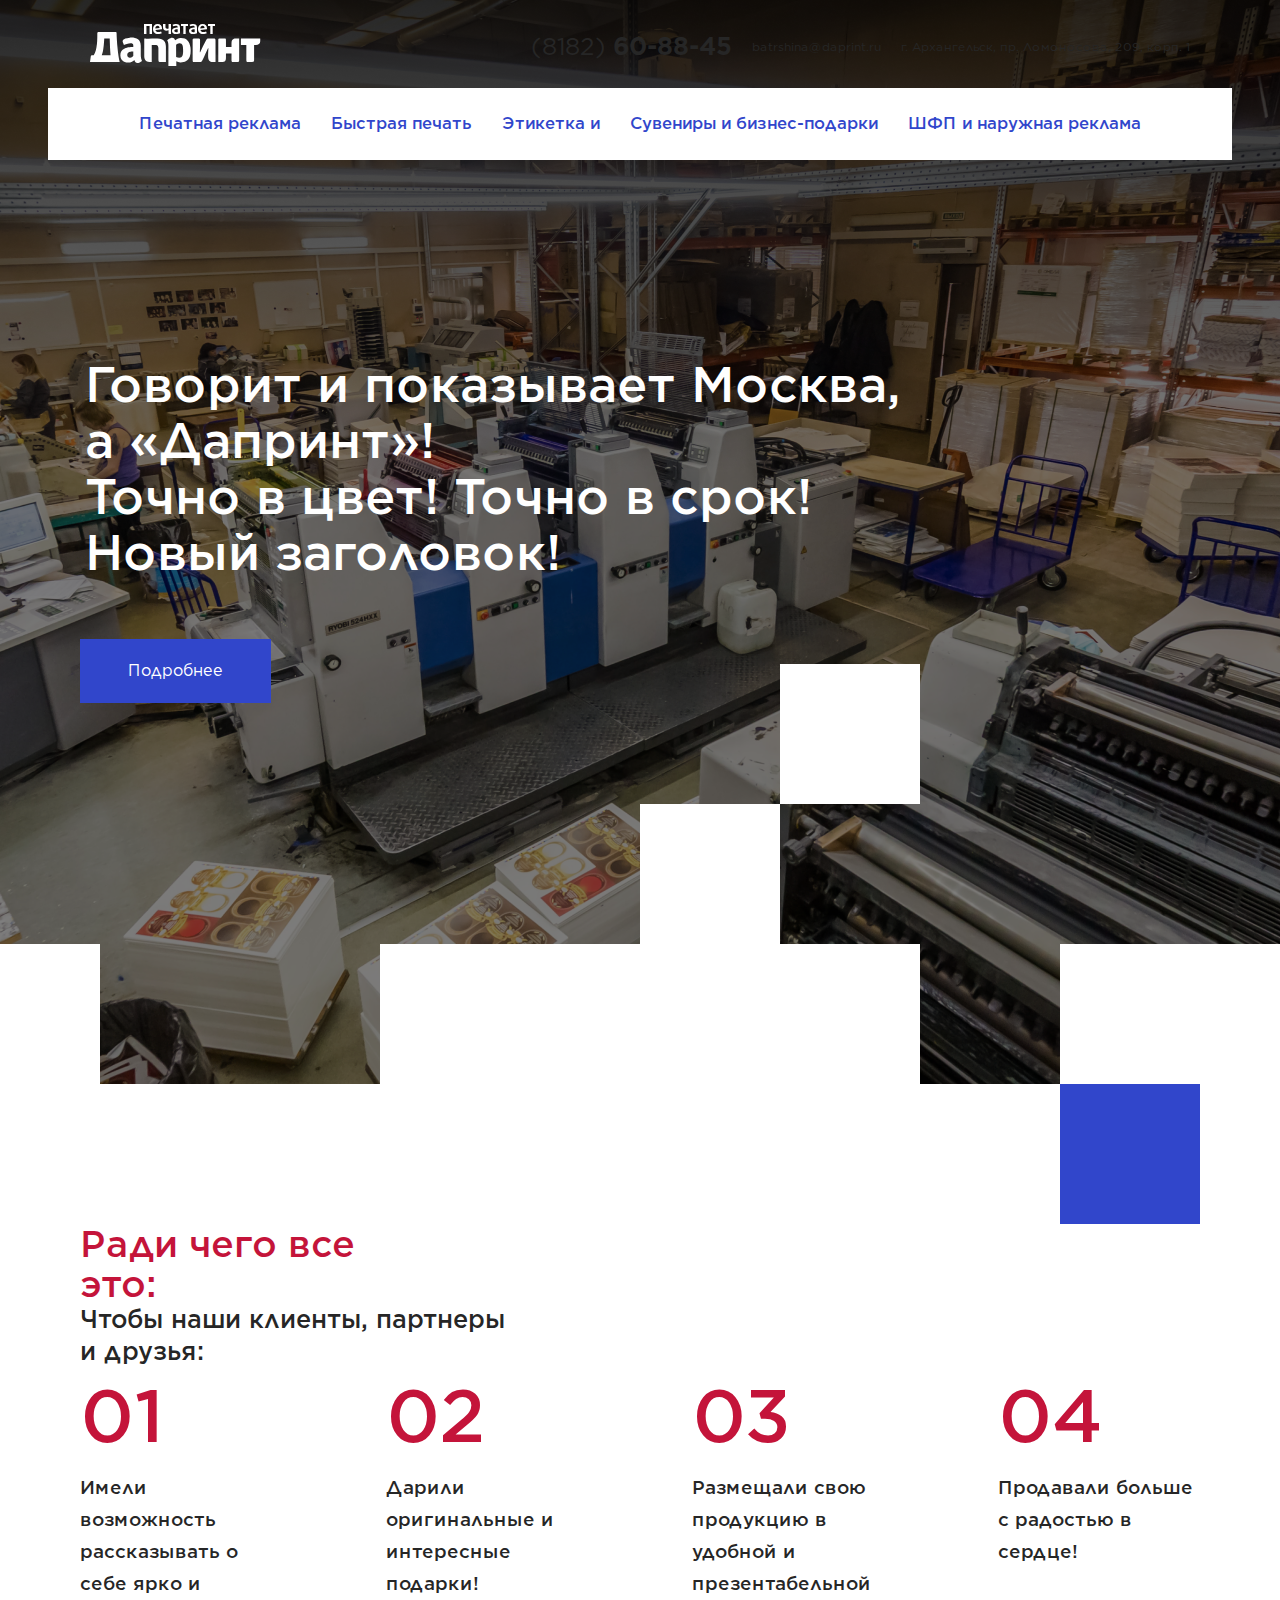
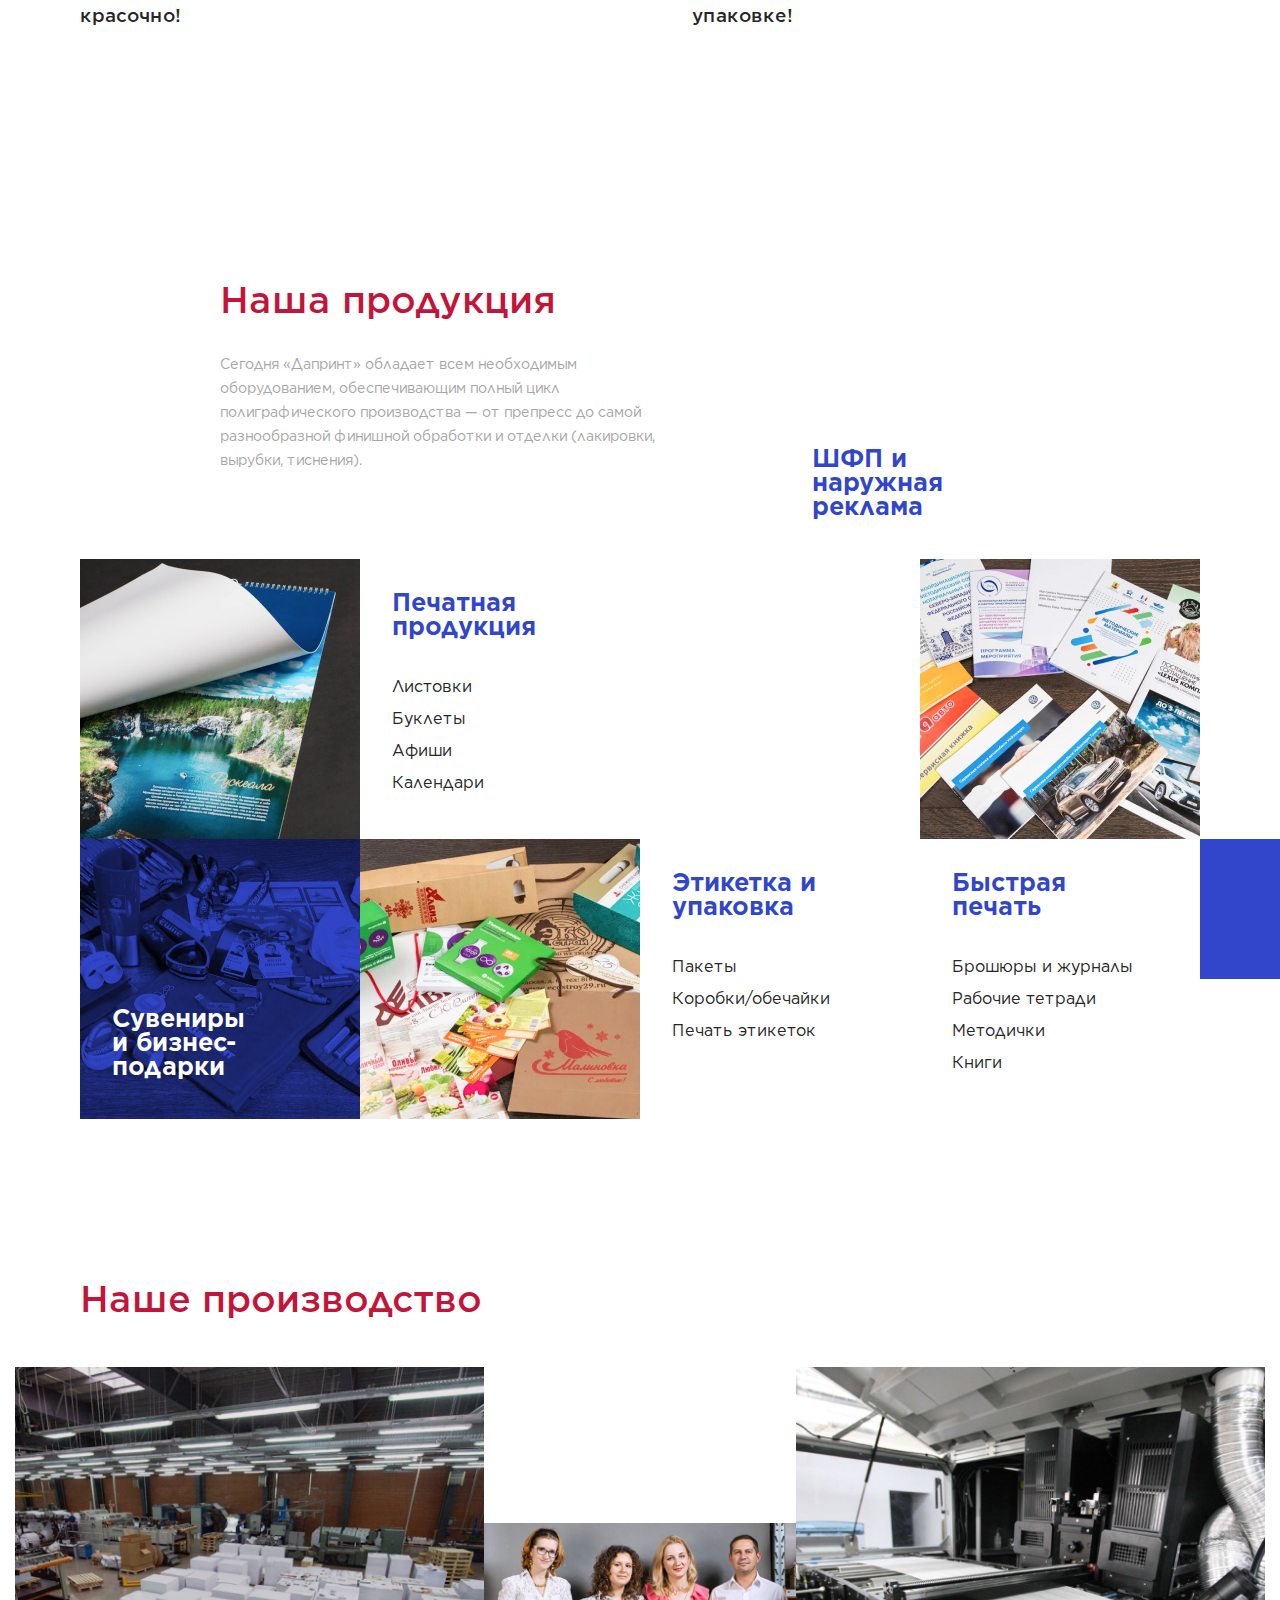
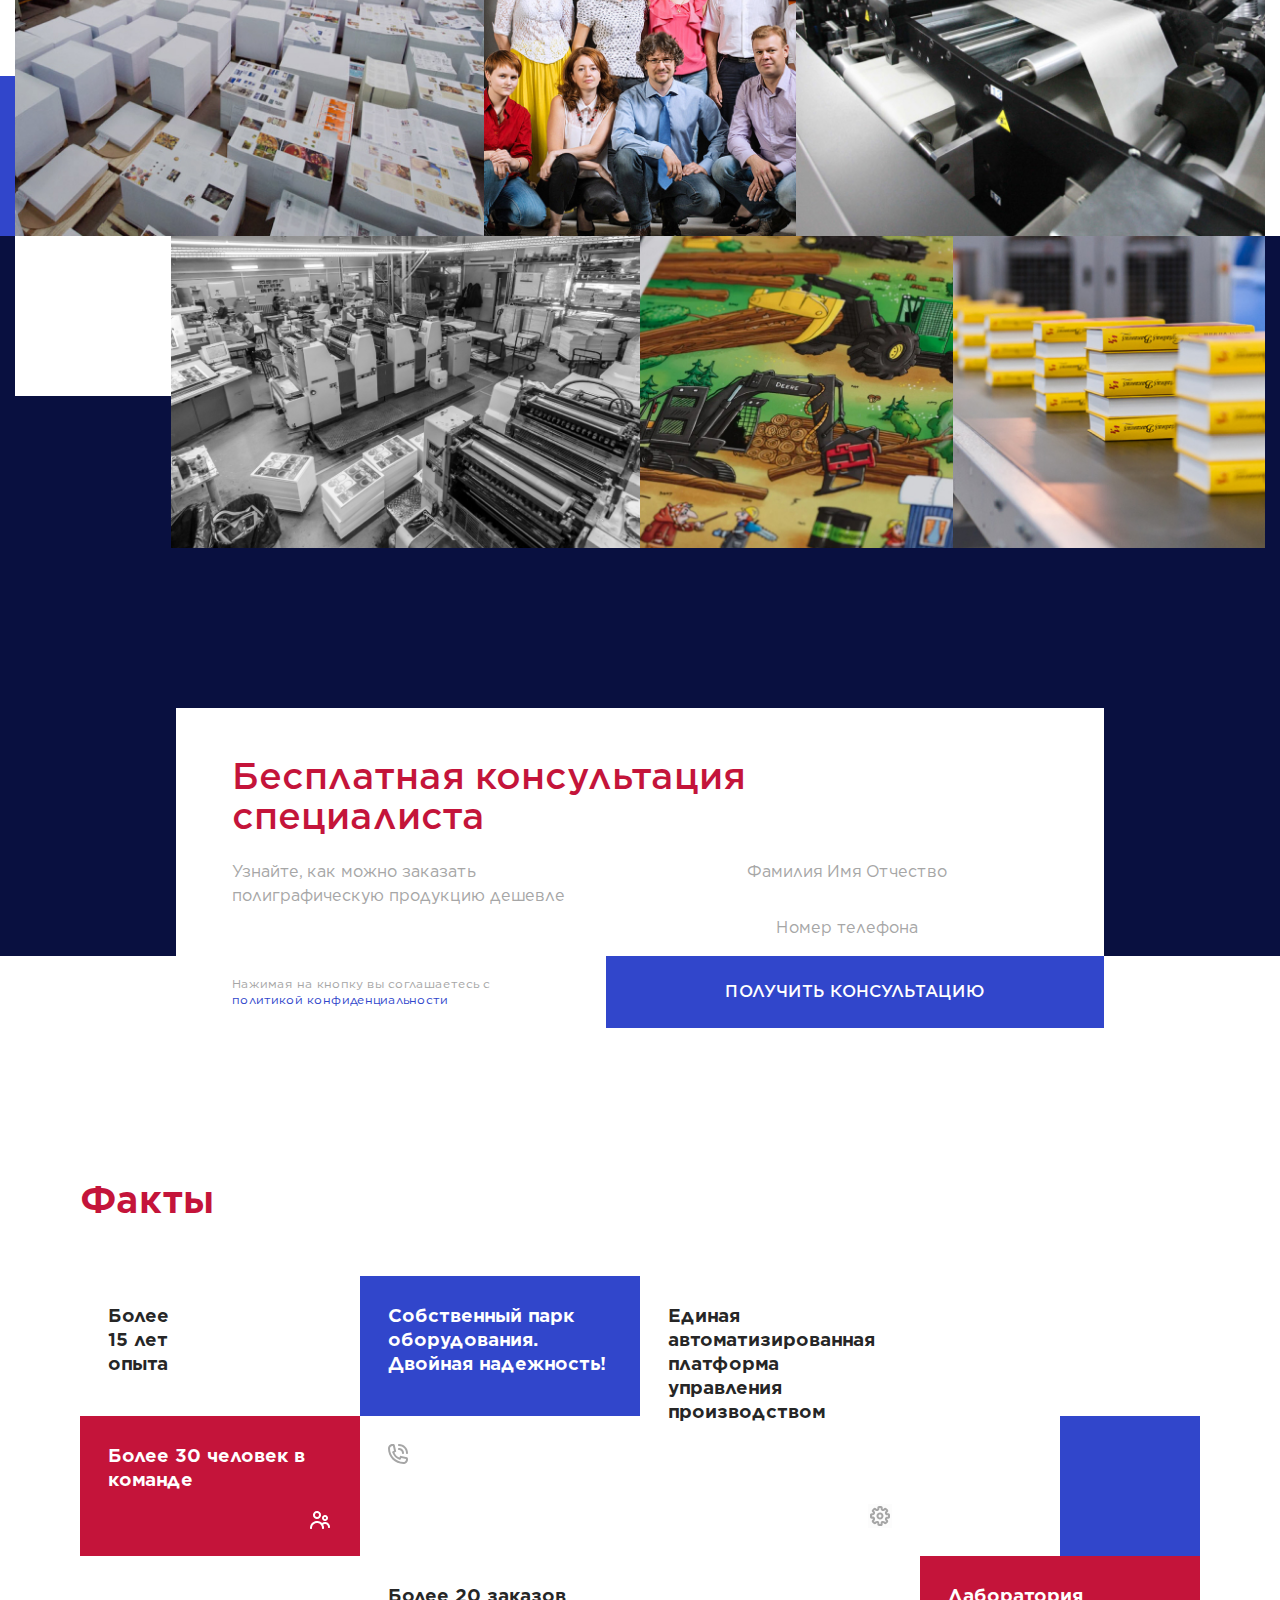
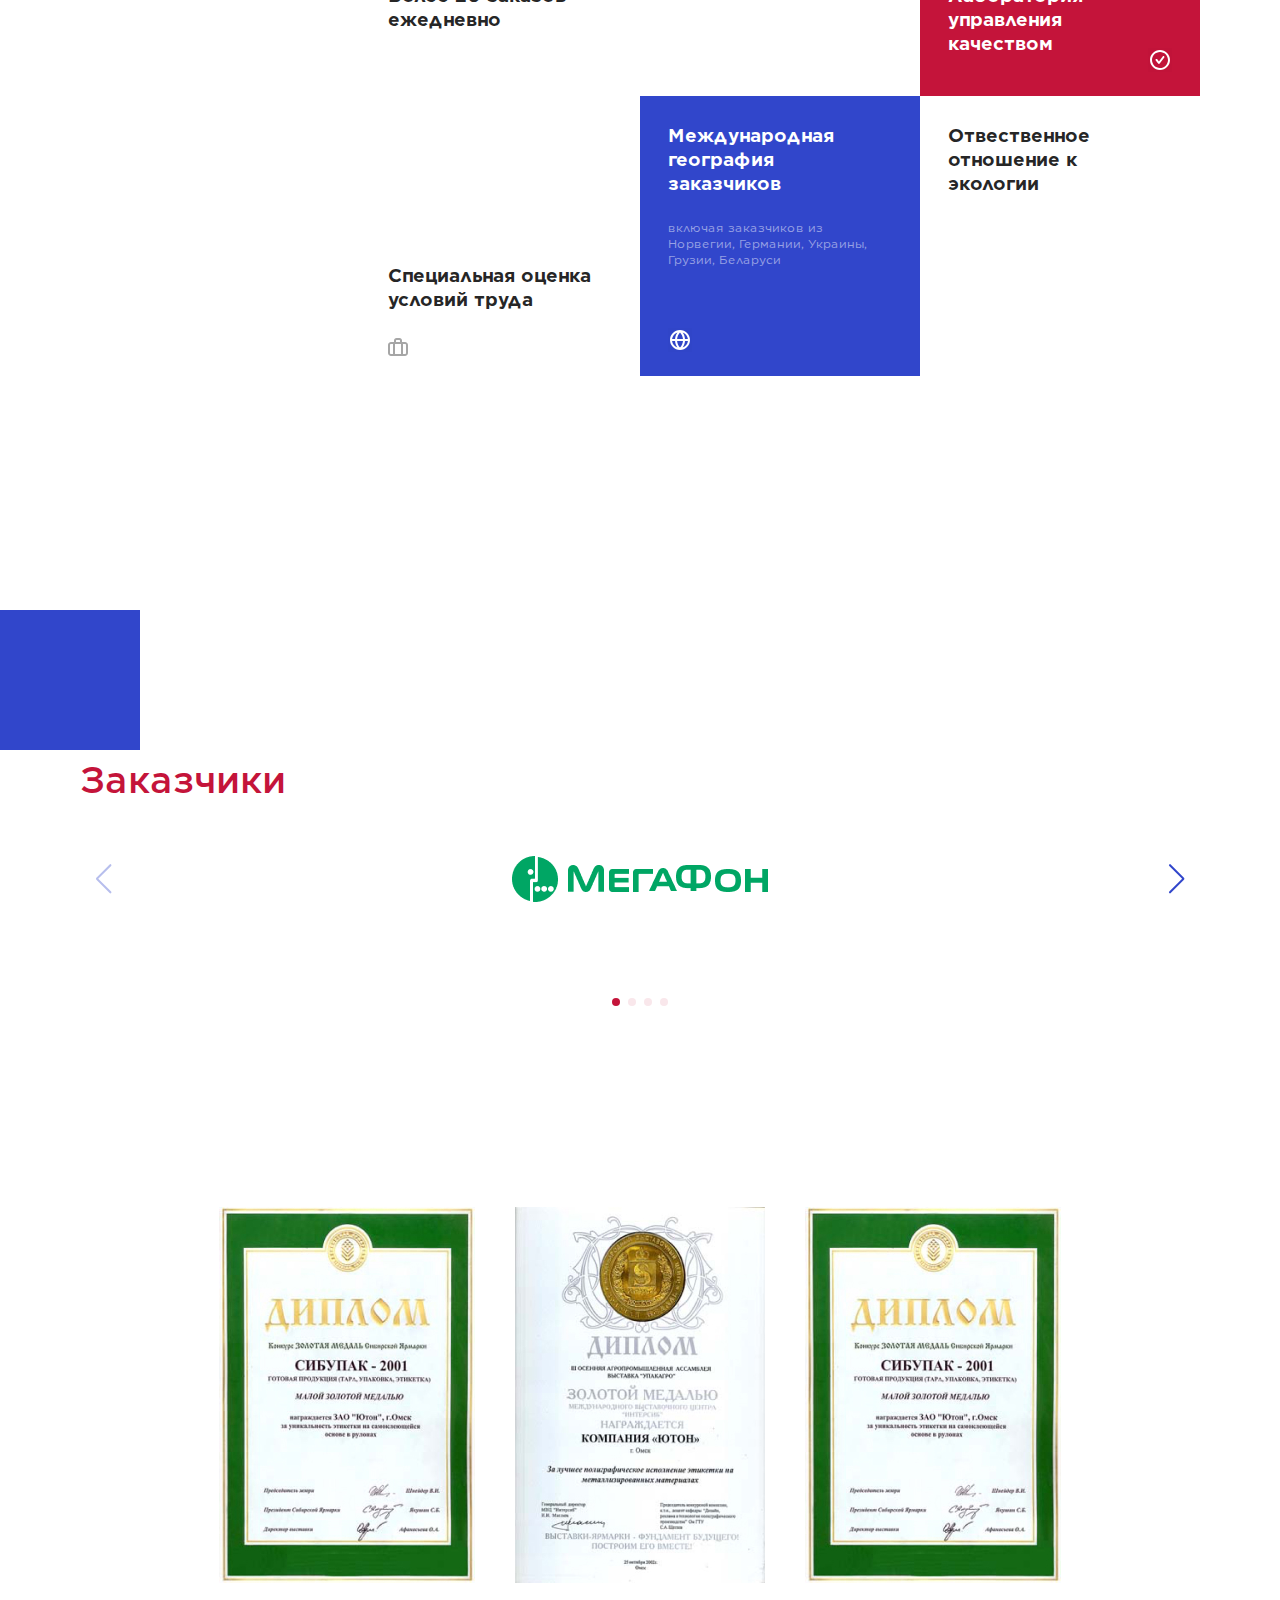
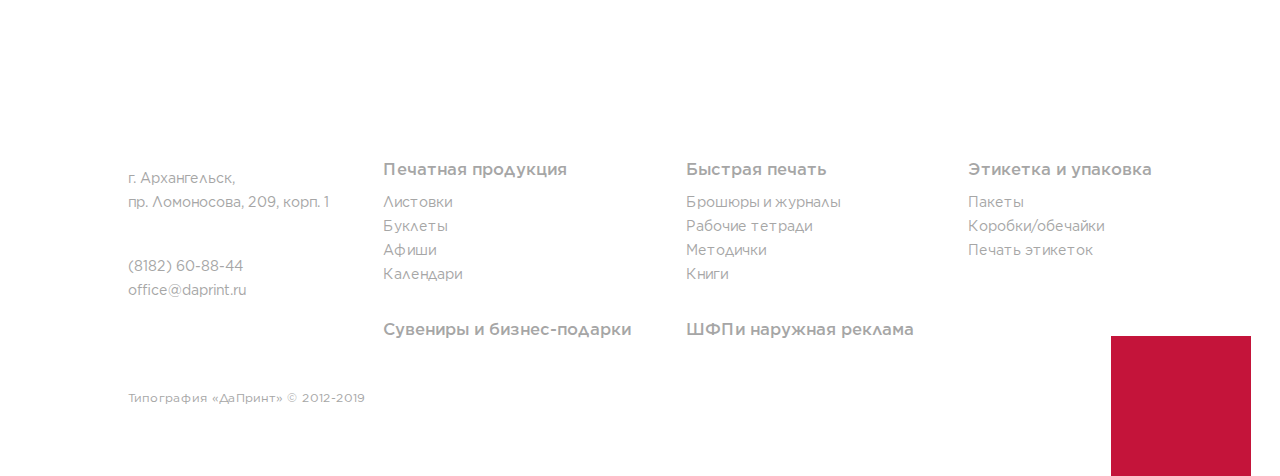
<file: index.html>
<!DOCTYPE html>
<html lang="ru">

<head>
  <meta charset="UTF-8">
  <meta name="viewport" content="width=device-width, initial-scale=1.0">
  <meta http-equiv="X-UA-Compatible" content="ie=edge">
  <link rel="stylesheet" href="css/style-dist.css">
  <title>Daprint some test</title>
</head>

<body>
  <!-- Header -->
  <section class="section-outer section-header">
    <div class="section-inner">
      <div class="section-header-info">
        <div class="section-header-info__logo">
          <a href="#"><img src="images/logo.svg" alt="logo"></a>
        </div>
        <div class="section-header-info__contacts item-hide-992">
          <div class="section-header-info__contacts-phone">
            <a href="tel:+78182608844">
              <span>(8182) </span>60-88-45</a>
          </div>
          <div class="section-header-info__contacts-email"> <a href="mailto:office@daprint.ru">
              batrshina@daprint.ru</a></div>
          <div class="section-header-info__contacts-address">г. Архангельск, пр. Ломоносова, 209, корп. 1</div>
        </div>
      </div>
      <div class="section-header-nav item-hide-992">
        <ul>
          <li class="section-header-nav__item"><a href="">
              <span class="red-line"></span>
              Печатная реклама</a> </li>
          <li class="section-header-nav__item section-header-nav__item-withpropdown"><a href="second_page.html">
              <span class="red-line"></span>
              Быстрая печать</a>
            <ul class="section-header-nav__item-dropdown">
              <li><a href="">Брошюры и журналы</a></li>
              <li><a href="">Рабочие тетради и методички</a></li>
              <li><a href="">Книги</a></li>
            </ul>
          </li>
          <li class=" section-header-nav__item"><a href="">
              <span class="red-line"></span>
              Этикетка и </a>
          </li>
          <li class="section-header-nav__item"><a href="">
              <span class="red-line"></span>
              Сувениры и бизнес-подарки</a></li>
          <li class="section-header-nav__item"><a href="">
              <span class="red-line"></span>
              ШФП и наружная реклама</a></li>

        </ul>
      </div>
      <div class="section-header-content">
        <div class="section-header-content__title">Говорит и показывает
          Москва, а «Дапринт»!<br>
          Точно в цвет! Точно в срок!</div>
        <div class="section-header-content__title">Новый заголовок!</div>
        <div class="section-header-content__button"><button>Подробнее</button> </div>
      </div>
    </div>
  </section>
  <!-- / Header -->

  <!-- mission -->
  <section class="section-outer section-mission">
    <div class="section-inner">
      <div class="section-mission__title">Ради чего все это:</div>
      <div class="section-mission__subtitle">Чтобы наши клиенты, партнеры и друзья:</div>
      <div class="section-mission__description">
        <div class="section-mission__description-item">
          <div class="section-mission__description-item-title">01</div>
          <div class="section-mission__description-item-subtitle">Имели возможность
            рассказывать о себе
            ярко и красочно!</div>
        </div>
        <div class="section-mission__description-item">
          <div class="section-mission__description-item-title">02</div>
          <div class="section-mission__description-item-subtitle">Дарили оригинальные
            и интересные подарки!</div>
        </div>
        <div class="section-mission__description-item">
          <div class="section-mission__description-item-title">03</div>
          <div class="section-mission__description-item-subtitle">Размещали свою
            продукцию в удобной
            и презентабельной
            упаковке!</div>
        </div>
        <div class="section-mission__description-item">
          <div class="section-mission__description-item-title">04</div>
          <div class="section-mission__description-item-subtitle">Продавали больше
            с радостью в сердце!</div>
        </div>
      </div>
    </div>
  </section>
  <!-- / mission  -->

  <!-- products -->
  <section class="section-outer section-products">
    <div class="section-inner">
      <div class="section-products__row">
        <div class="section-products__row-item section-products__row-item-2x">
          <div class="section-products__row-item-title-red">Наша продукция</div>
          <div class="section-products__row-item-subtitle-grey">Сегодня «Дапринт» обладает всем необходимым
            оборудованием,
            обеспечивающим
            полный цикл полиграфического производства — от препресс до самой разнообразной финишной обработки и отделки
            (лакировки, вырубки, тиснения).</div>
        </div>
        <div class="section-products__row-item section-products__row-item-bottom item-hide-mobile">
          <div class="section-products__row-item-title">ШФП
            и наружная
            реклама</div>
        </div>
      </div>
      <div class=" section-products__row">
        <div class="bluesquare bluesquare-left"></div>
        <div class="section-products__row-item">

          <img src="images/products1.jpg" alt="products1">
        </div>
        <div class="section-products__row-item">
          <div class="section-products__row-item-title">Печатная
            продукция</div>
          <div class="section-products__row-item-subtitle">Листовки<br>
            Буклеты<br>
            Афиши<br>
            Календари</div>
        </div>
        <div class="section-products__row-item item-hide-1200"></div>
        <div class="section-products__row-item item-hide-mobile cube">
          <img class="slideInUp-none pos-absolute" src="images/products2-replace.jpg" alt="products2">
          <img class="cube1" src="images/products2.jpg" alt="products2">

        </div>
      </div>

      <div class="section-products__row">
        <div class="section-products__row-item item-hide">
          <div class="section-products__row-item-title">ШФП
            и наружная
            реклама</div>
        </div>
        <div class="section-products__row-item">
          <img src="images/products3.jpg" alt="products3">
          <p>Сувениры
            и бизнес-
            подарки</p>
        </div>
        <div class="section-products__row-item">
          <img class="slideInUp-none pos-absolute" src="images/products1-replace.jpg" alt="products1">
          <img class="cube1" src="images/products4.jpg" alt="products4">
        </div>
        <div class="section-products__row-item">
          <div class="section-products__row-item-title">Этикетка
            и упаковка</div>
          <div class="section-products__row-item-subtitle">Пакеты<br>
            Коробки/обечайки<br>
            Печать этикеток
          </div>
        </div>
        <div class="section-products__row-item item-hide">
          <div class="bluesquare bluesquare-mobile"></div>
        </div>
        <div class="section-products__row-item item-hide">
          <img src="images/products2.jpg" alt="products2">
        </div>
        <div class="section-products__row-item item-hide">
        </div>
        <div class="section-products__row-item">
          <div class="section-products__row-item-title">Быстрая
            печать</div>
          <div class="section-products__row-item-subtitle">Брошюры и журналы <br>
            Рабочие тетради<br>
            Методички<br>
            Книги
          </div>
        </div>
        <div class="bluesquare bluesquare-right"></div>
      </div>

    </div>
  </section>
  <!-- / products  -->

  <!-- production -->
  <div class="production">
    <section class="section-outer section-production section-production-top">
      <div class="section-inner">
        <div class="section-production__title">
          Наше производство
        </div>
        <div class="section-production__images">
          <div class="section-production__images-item beforesquare">
            <img src="images/production1.jpg" alt="production1">
            <a class="hover-layout" target="blank" href="images/production1.jpg">
              <img src="images/eye-outline.png" alt="eye-outline">
            </a>
          </div>
          <div class="section-production__images-item beforesquare-mobile">
            <img src="images/production2.jpg" alt="production2">
            <a class="hover-layout" target="blank" href="images/production2.jpg">
              <img src="images/eye-outline.png" alt="eye-outline">
            </a>
          </div>
          <div class="item-hide-mobile section-production__images-item"><img src="images/production3.jpg"
              alt="production3">
            <a class="hover-layout" target="blank" href="images/production3.jpg">
              <img src="images/eye-outline.png" alt="eye-outline">
            </a>
          </div>
        </div>
      </div>
    </section>
    <section class="section-outer section-production section-production-bottom">
      <div class="section-inner">
        <div class="section-production__images">
          <div class="whitesquare item-hide-mobile"></div>
          <div class="section-production__images-item item-hide-mobile"><img src="images/production4.jpg"
              alt="production4">
            <a class="hover-layout" target="blank" href="images/production4.jpg">
              <img src="images/eye-outline.png" alt="eye-outline">
            </a></div>
          <div class="section-production__images-item"><img src="images/production5.jpg" alt="production5">
            <a class="hover-layout" target="blank" href="images/production5.jpg">
              <img src="images/eye-outline.png" alt="eye-outline">
            </a></div>
          <div>
            <div class="section-production__images-item item-show-mobile"><img src="images/production3.jpg"
                alt="production3">
              <a class="hover-layout" target="blank" href="images/production3.jpg">
                <img src="images/eye-outline.png" alt="eye-outline">
              </a></div>
            <div class="section-production__images-item section-production__images-item-mobile"><img
                src="images/production6.jpg" alt="production6">
              <a class="hover-layout" target="blank" href="images/production6.jpg">
                <img src="images/eye-outline.png" alt="eye-outline">
              </a></div>
          </div>
        </div>
      </div>

      <div class="section-slider hide">
        <div class="slider-wrapper">
          <img class="close" src="images/close.svg" alt="close">
          <div class="section-slider-slide"> <img src="images/production1.jpg" alt="production1">
          </div>
          <div class="section-slider-slide"><img src="images/production2.jpg" alt="production2"></div>
          <div class="section-slider-slide"><img src="images/production3.jpg" alt="production3"></div>
          <div class="section-slider-slide"><img src="images/production4.jpg" alt="production4"></div>
          <div class="section-slider-slide"><img src="images/production5.jpg" alt="production5"></div>
          <div class="section-slider-slide"><img src="images/production3.jpg" alt="production3"></div>
          <div class="section-slider-slide"><img src="images/production6.jpg" alt="production6"></div>
        </div>
      </div>
    </section>
  </div>
  <!-- / production  -->

  <!-- consultation -->
  <section class="section-outer section-consultation section-consultation_blue">
    <div class="section-inner">
      <div class="section-consultation-title">Бесплатная консультация
        специалиста</div>
      <div class="section-consultation-form">
        <div class="section-consultation-form__description">
          Узнайте, как можно заказать
          полиграфическую продукцию дешевле
        </div>
        <div class="section-consultation-form__inputs">
          <form action="">
            <div>
              <input type="name" placeholder="Фамилия Имя Отчество" size=21></div>
            <div><input type="tel" placeholder="Номер телефона" size=21>
            </div>
          </form>
        </div>
      </div>
    </div>
  </section>
  <section class="section-outer section-consultation">
    <div class="section-inner">
      <div class="section-consultation-privacy_policy">Нажимая на кнопку вы соглашаетесь
        с <a href="">политикой конфиденциальности</a></div>
      <div class="section-consultation-button">
        <button>Получить консультацию</button>
      </div>
    </div>
  </section>
  <!-- / consultation  -->

  <!-- facts -->
  <section class="section-outer section-facts">
    <div class="section-inner">
      <div class="section-facts-title">Факты</div>
      <div class="section-facts-grid">
        <div class="section-facts-grid-left">
          <div class="section-facts-grid__item section-facts-grid__item_w25">
            <p>
              Более
              15 лет
              опыта</p>
          </div>
          <div class="section-facts-grid__item section-facts-grid__item_blueBG">
            <div class="pr15">
              Собственный парк
              оборудования.
              Двойная надежность!</div>
          </div>
          <div class="section-facts-grid__item section-facts-grid__item_redBG">
            <div class="section-facts-grid__item-description">
              Более 30 человек
              в команде
              <img src="images/icon_people.png" alt="icon_people">
            </div>
          </div>
          <div class="section-facts-grid__item">
            <img src="images/icon_phone.svg" alt="icon_phone">
          </div>
          <div class="section-facts-grid__item"></div>
          <div class="section-facts-grid__item ection-facts-grid__item_fs24">
            <div class="section-facts-grid__item-description">Более 20
              заказов
              ежедневно</div>
          </div>
          <div class="section-facts-grid__item item-hide_768"></div>
          <div class="section-facts-grid__item item-hide_768"></div>
          <div class="section-facts-grid__item item-hide_768"></div>
          <div class="section-facts-grid__item section-facts-grid__item_img item-hide_768">
            <div class="pr15"> Специальная оценка
              условий труда
            </div>
            <img src="images/case.svg" alt="case">
          </div>
        </div>
        <div class="section-facts-grid-right">
          <div class="section-facts-grid__item section-facts-grid__item_w25">
            <p>
              Единая
              автоматизированная
              платформа
              управления
              производством</p>
          </div>
          <div class="section-facts-grid__item item-hide_768"></div>
          <div class="section-facts-grid__item item-display_768">
            <div class="section-facts-grid__item_bluesquare"></div>
          </div>
          <div class="section-facts-grid__item section-facts-grid__item_img_right">
            <img src="images/settings-outline.svg" alt="settings-outline">
          </div>
          <div class="section-facts-grid__item item-hide_768">
            <div class="section-facts-grid__item_bluesquare"></div>
          </div>
          <div class="section-facts-grid__item item-hide_768"></div>
          <div class="section-facts-grid__item section-facts-grid__item_redBG">
            <div class="section-facts-grid__item-description">
              Лаборатория
              управления
              качеством
              <img src="images/checkmark.svg" alt="icon_checkmark">
            </div>
          </div>
          <div class="section-facts-grid__item section-facts-grid__item_blueBG section-facts-grid__item_2x">
            <div class="section-facts-grid__item-description">
              Международная
              география
              заказчиков
              <p>включая заказчиков
                из Норвегии, Германии, Украины,
                Грузии, Беларуси</p>
              <img src="images/globe-outline.svg" alt="globe-outline">
            </div>
          </div>
          <div class="section-facts-grid__item section-facts-grid__item_img item-display_768">
            <div class="pr15"> Специальная оценка
              условий труда
            </div>
            <img src="images/case.svg" alt="case">
          </div>
          <div class="section-facts-grid__item">
            <div class="section-facts-grid__item-description">
              Отвественное
              отношение
              к экологии</div>
          </div>
        </div>
      </div>
    </div>
    </div>
  </section>
  <!-- / facts  -->


  <!-- customers -->
  <section class="section-outer section-customers">
    <div class="bluesquare"></div>
    <div class="section-inner">
      <div class="section-customers-title">

        Заказчики
      </div>
      <div class="section-customers-slider">

        <!-- Swiper -->
        <div class="swiper-container">
          <div class="swiper-wrapper">
            <div class="swiper-slide"> <img src="images/megafon.png" alt="megafon"></div>
            <div class="swiper-slide"> <img src="images/mercedes.png" alt="mercedes">
            </div>
            <div class="swiper-slide"> <img src="images/usc.png" alt="usc">
            </div>
            <div class="swiper-slide"> <img src="images/Massimo_Dutti.png" alt="Massimo_Dutti">
            </div>
          </div>
          <!-- Add Pagination -->
          <div class="swiper-pagination"></div>
          <!-- Add Arrows -->
          <div class="swiper-button-next"></div>
          <div class="swiper-button-prev"></div>
        </div>
      </div>
    </div>
    </div>
  </section>
  <!-- / customers  -->

  <!-- diplomas -->
  <section class="section-outer section-diplomas">
    <div class="section-inner">
      <div class="section-diplomas-images">
        <img src="images/diploma1.jpg" alt="diploma1">
        <img src="images/diploma2.jpg" alt="diploma2">
        <img src="images/diploma1.jpg" alt="diploma3">
      </div>
    </div>
  </section>
  <!-- / diplomas  -->

  <!-- Footer -->
  <section class="section-outer section-footer">
    <div class="section-inner">

      <div class="section-footer-item item-hide-992">
        <div class="section-footer-item__subtitle">
          г. Архангельск,<br>
          пр. Ломоносова, 209, корп. 1
        </div>
        <div class="section-footer-item__subtitle">
          <a href="tel:+78182608844">(8182) 60-88-44</a><br>
          <a href="mailto:office@daprint.ru">office@daprint.ru</a>
        </div>
      </div>
      <div class="section-footer-item item-hide-992">
        <div class="section-footer-item__title">
          <a href="">
            <a href=""> Печатная продукция</a></div>
        <div class="section-footer-item__subtitle">
          <a href="">Листовки</a><br>
          <a href=""> Буклеты</a><br>
          <a href=""> Афиши</a><br>
          <a href=""> Календари</a>
        </div>
        <div class="section-footer-item__title"><a href="">Сувениры и бизнес-подарки</a></div>
      </div>
      <div class="section-footer-item item-hide-992">
        <div class="section-footer-item__title"><a href="">Быстрая печать</a></div>
        <div class="section-footer-item__subtitle">
          <a href=""> Брошюры и журналы</a><br>
          <a href=""> Рабочие тетради</a><br>
          <a href=""> Методички</a><br>
          <a href=""> Книги</a>
        </div>
        <div class="section-footer-item__title"><a href="">ШФПи наружная реклама</a></div>
      </div>
      <div class="section-footer-item item-hide-992">
        <div class="section-footer-item__title"><a href="">Этикетка и упаковка</a></div>
        <div class="section-footer-item__subtitle">
          <a href=""> Пакеты</a><br>
          <a href=""> Коробки/обечайки</a><br>
          <a href=""> Печать этикеток</a>
        </div>
      </div>
    </div>
    <div class="section-footer-item__rights">
      Типография «ДаПринт» © 2012-2019
      <div class="redsquare"></div>
    </div>
  </section>

  <!-- / Footer  -->

  <!-- Burger-menu -->
  <section class="section-outer section-mobile">
    <div class="section-mobile-menu">
      <div class="section-mobile-menu-burger"><span class="menu-icon"></span></div>
    </div>
    <div class="section-mobile-contacts">
      <a href="tel:+78182608844">
        <span>(8182) </span>60-88-44</a>
      Как нас найти?
    </div>
  </section>
  <!-- / Burger-menu  -->

  <!-- Menu-overlay -->
  <section class="section-outer section-overlay hide">
    <div class="section-inner">
      <ul class="section-overlay_menu">
        <li><a href="">Печатная реклама</a></li>
        <li><a href="second_page.html">Быстрая печать</a></li>
        <li><a href="">Этикетка и упаковка</a></li>
        <li><a href="">Сувениры и бизнес-подарки</a></li>
        <li><a href="">ШФП и наружная реклама</a></li>
      </ul>
    </div>
  </section>
  <!-- / Menu-overlay  -->

  <script src="main.js"></script>
  <script src="swiper-dist.js"></script>
  <!-- Initialize Swiper -->
  <script>
    var swiper = new Swiper('.swiper-container', {
      spaceBetween: 30,
      centeredSlides: true,
      autoplay: {
        delay: 2500,
        disableOnInteraction: false,
      },
      pagination: {
        el: '.swiper-pagination',
        clickable: true,
      },
      navigation: {
        nextEl: '.swiper-button-next',
        prevEl: '.swiper-button-prev',
      },
    });
  </script>
  <script src="moveslides.js"></script>
  <script src="showImages.js"></script>
</body>

</html>
</file>
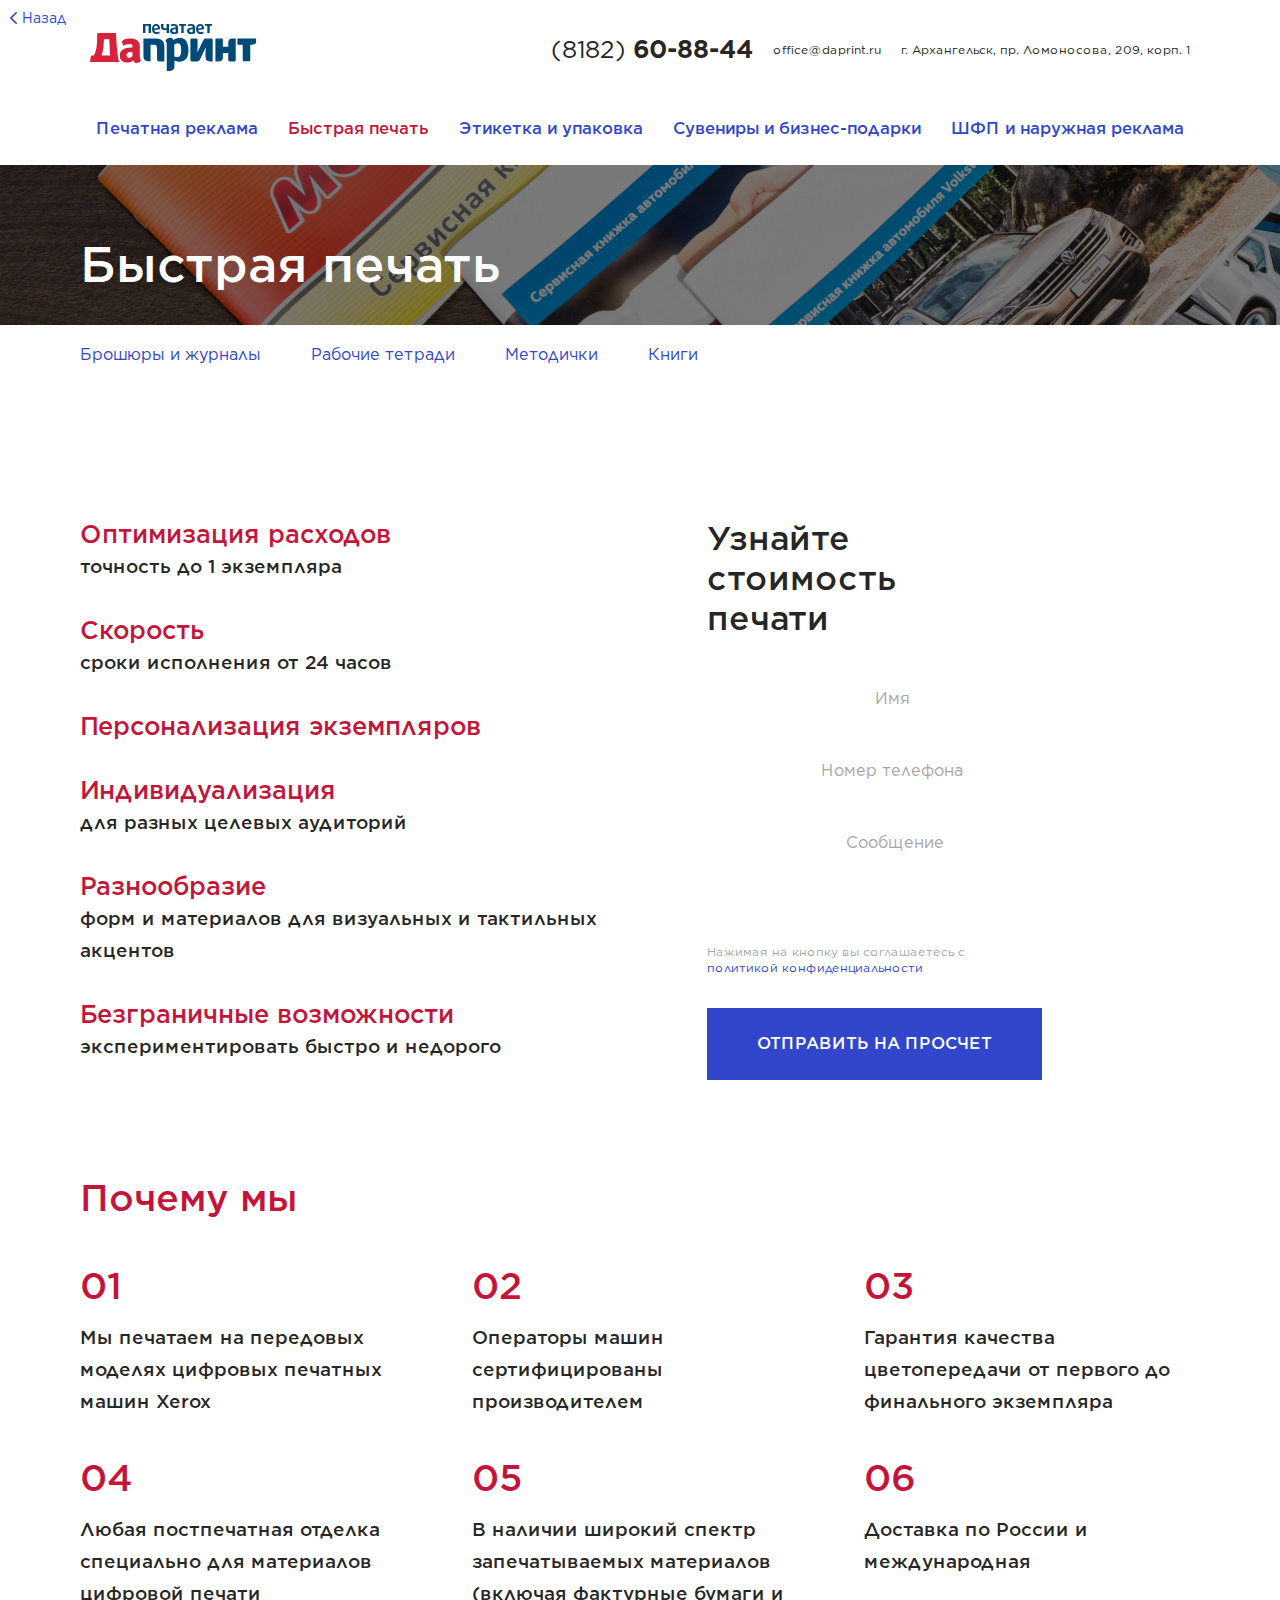
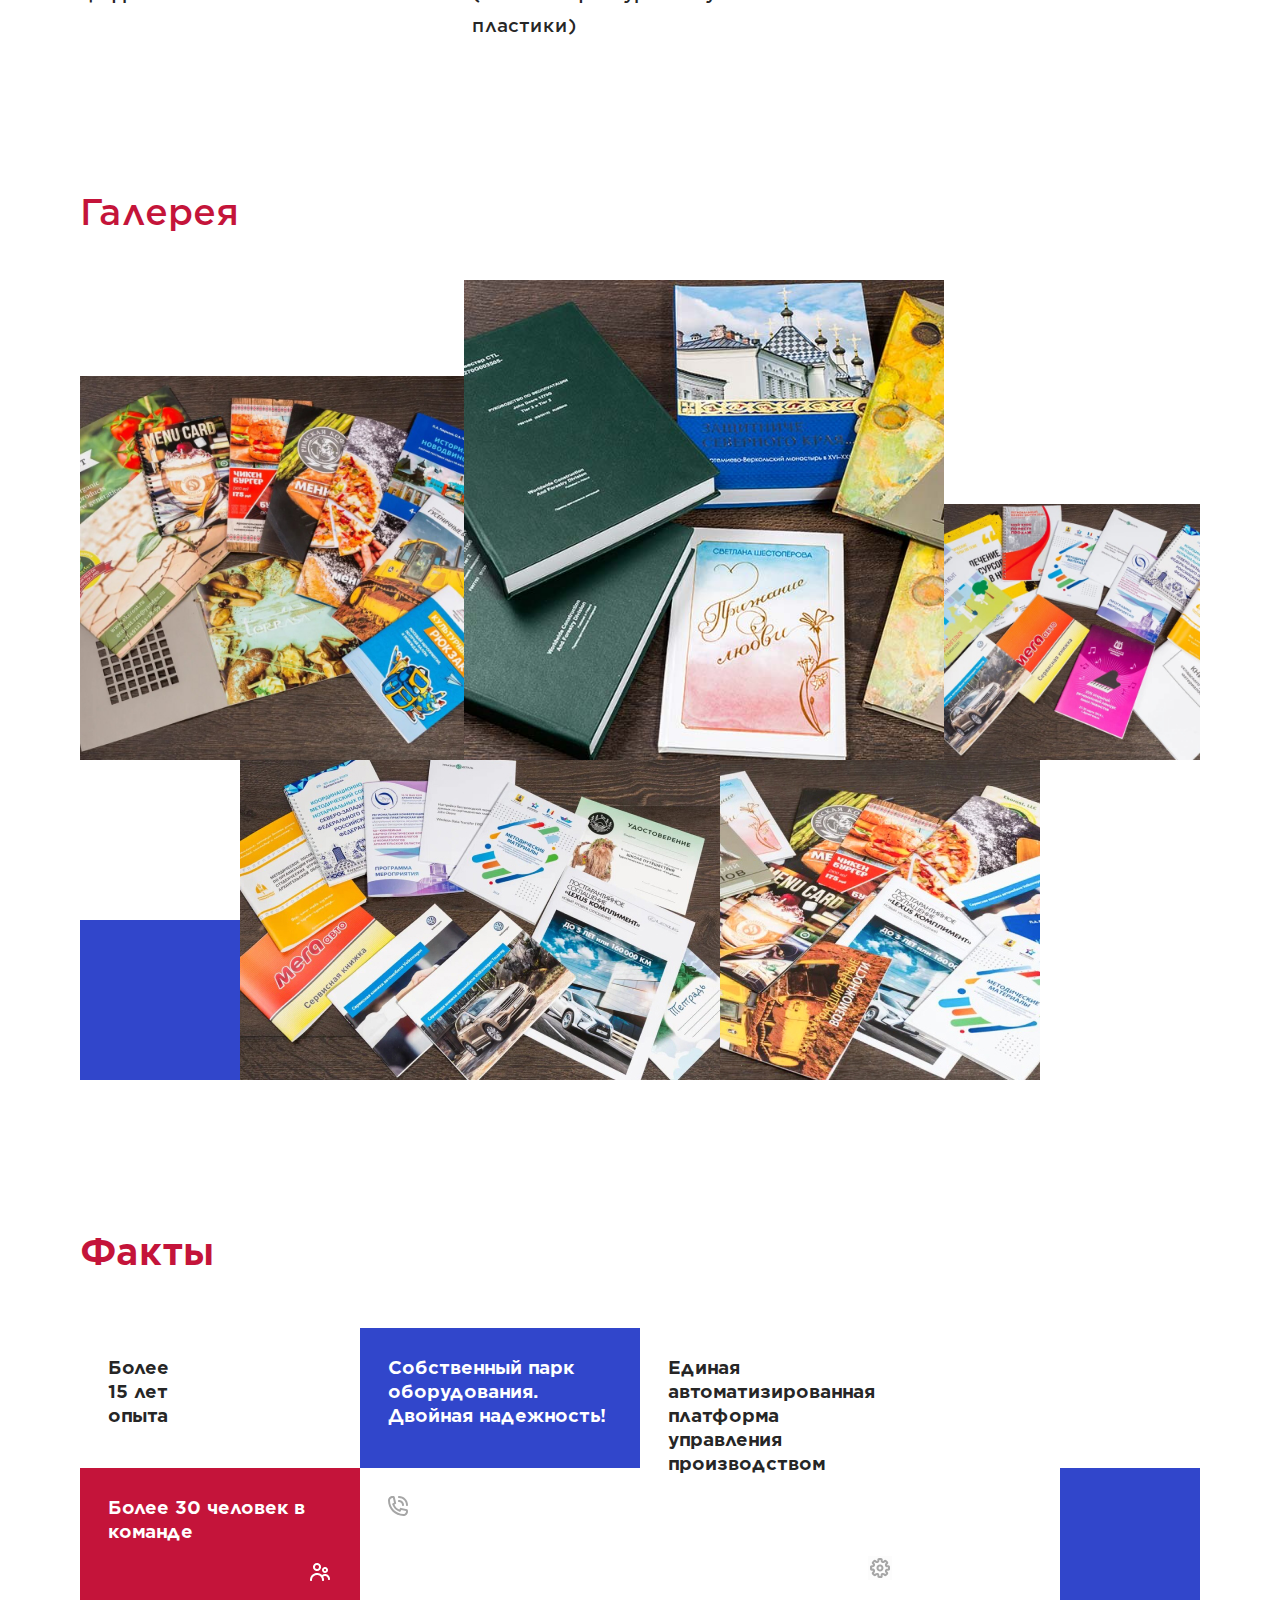
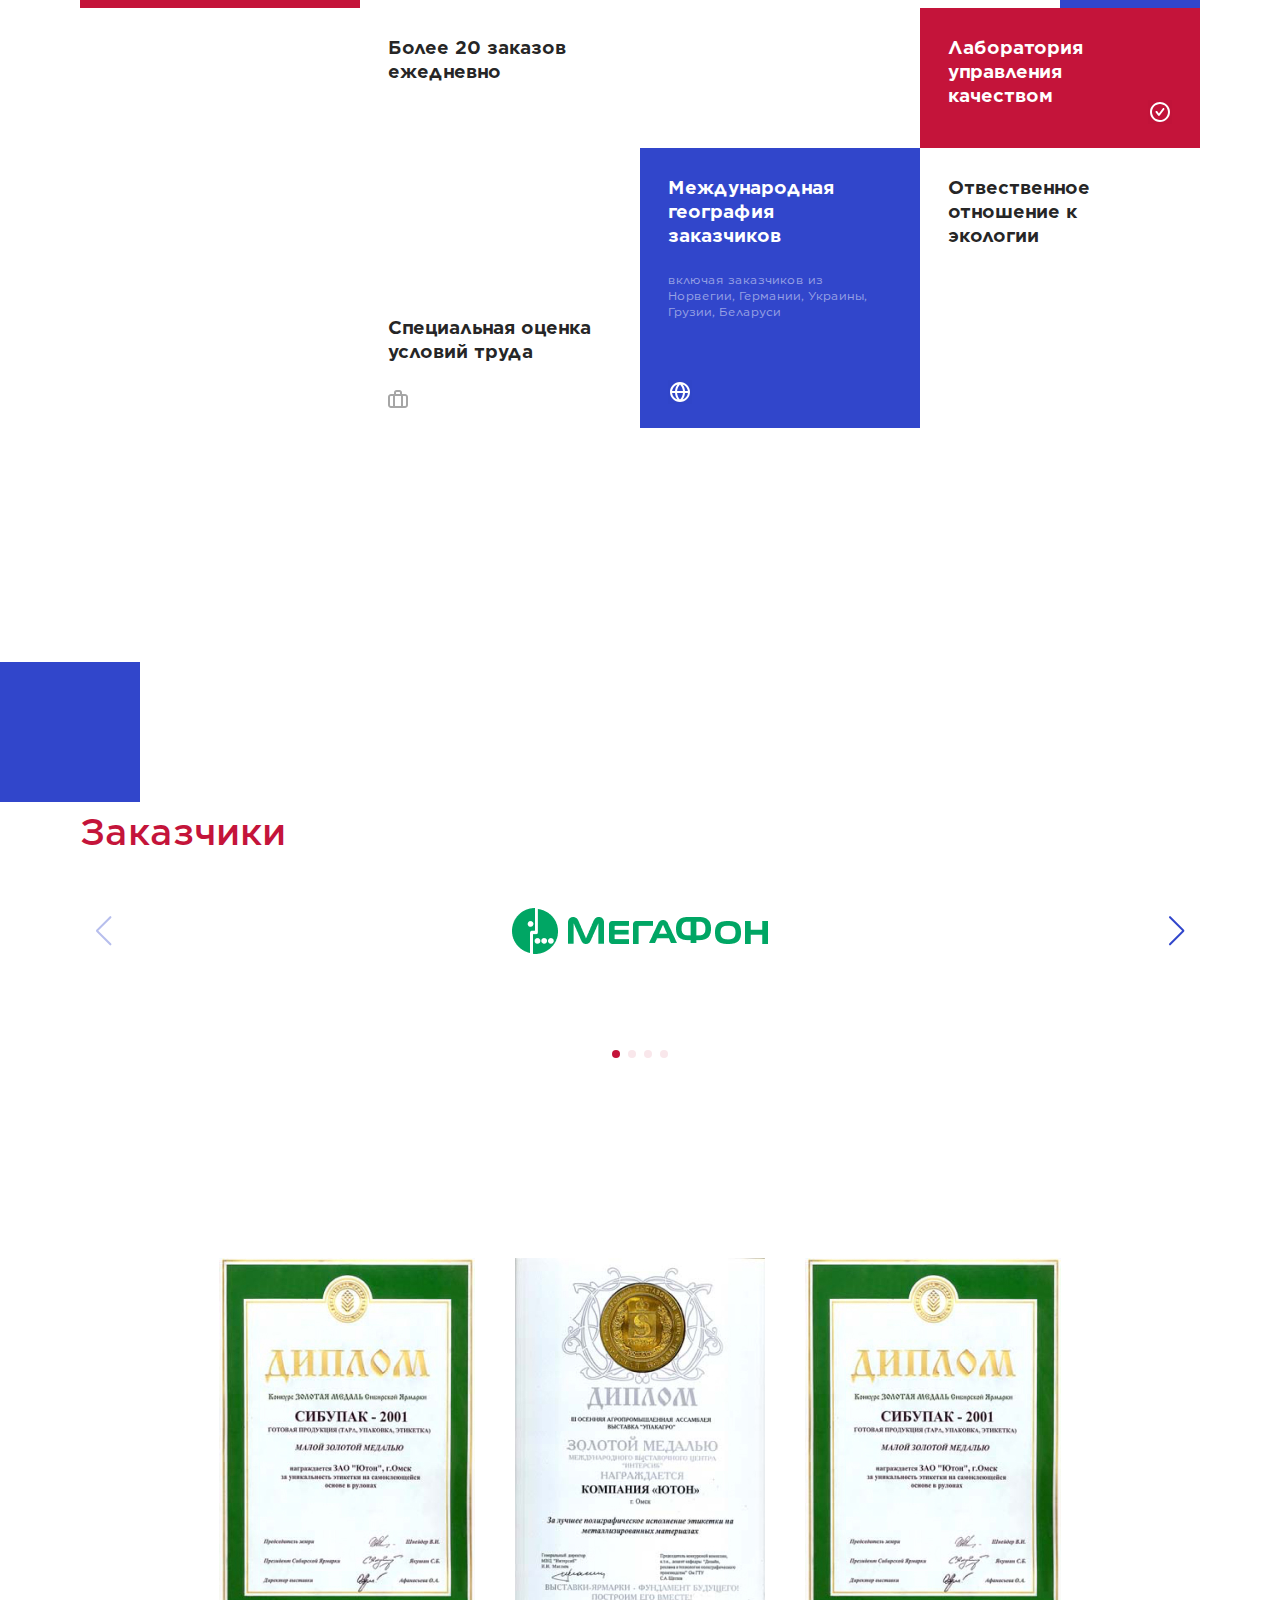
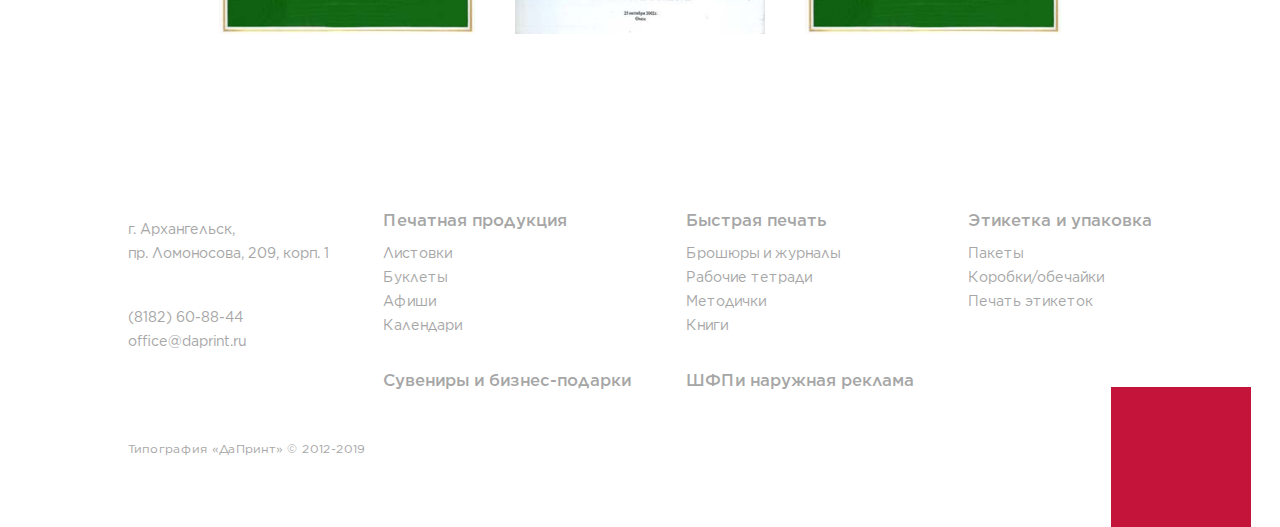
<file: second_page.html>
<!DOCTYPE html>
<html lang="ru">

<head>
  <meta charset="UTF-8">
  <meta name="viewport" content="width=device-width, initial-scale=1.0">
  <title>Быстрая печать</title>
  <link rel="stylesheet" href="css/style-dist.css">
</head>

<body>

  <!-- Header -->
  <section class="section-outer section-header section-header-second_page">
    <div class="section-inner">
      <div class="section-header-info">
        <div class="section-header-info__logo">
          <a href="#"><img src="images/logo2.svg" alt="logo"></a>
        </div>
        <div class="section-header-info__contacts item-hide-992">
          <div class="section-header-info__contacts-phone">
            <a href="tel:+78182608844">
              <span>(8182) </span>60-88-44</a>
          </div>
          <div class="section-header-info__contacts-email"> <a href="mailto:office@daprint.ru">
              office@daprint.ru</a></div>
          <div class="section-header-info__contacts-address">г. Архангельск, пр. Ломоносова, 209, корп. 1</div>
        </div>
      </div>
      <div class="section-header-nav item-hide-992">
        <ul>
          <li class="section-header-nav__item"><a href="">
              <span class="red-line"></span>
              Печатная реклама</a> </li>
          <li class="section-header-nav__item"><a class="active-link" href="">
              <span class="red-line"></span>
              Быстрая печать</a>
          </li>
          <li class=" section-header-nav__item"><a href="">
              <span class="red-line"></span>
              Этикетка и упаковка</a>
          </li>
          <li class="section-header-nav__item"><a href="">
              <span class="red-line"></span>
              Сувениры и бизнес-подарки</a></li>
          <li class="section-header-nav__item"><a href="">
              <span class="red-line"></span>
              ШФП и наружная реклама</a></li>
        </ul>
      </div>
    </div>
  </section>
  <section class="section-outer section-header-second_page section-header-descriprion">
    <div class="section-inner">
      <div class="section-header-title">
        Быстрая печать
      </div>
    </div>
  </section>
  <section class="section-outer section-header-nav">
    <div class="section-inner">
      <div class="section-header-quickPrint-nav">
        <ul>
          <li class="section-header-quickPrint-nav__item"><a href="">
              Брошюры и журналы</a> </li>
          <li class="section-header-quickPrint-nav__item"><a href="">
              Рабочие тетради</a>
          </li>
          <li class=" section-header-quickPrint-nav__item"><a href="">
              Методички</a>
          </li>
          <li class="section-header-quickPrint-nav__item"><a href="">
              Книги</a></li>
        </ul>
      </div>
    </div>
  </section>
  <!-- / Header -->

  <!-- advantages -->
  <section class="section-outer section-advantages">
    <div class="section-inner">
      <div class="section-advantages-description">
        <div class="section-advantages-description__title">Оптимизация расходов</div>
        <div class="section-advantages-description__subtitle">точность до 1 экземпляра</div>
        <div class="section-advantages-description__title">Скорость</div>
        <div class="section-advantages-description__subtitle">сроки исполнения от 24 часов</div>
        <div class="section-advantages-description__title">Персонализация экземпляров</div>
        <div class="section-advantages-description__title">Индивидуализация</div>
        <div class="section-advantages-description__subtitle">для разных целевых аудиторий</div>
        <div class="section-advantages-description__title">Разнообразие</div>
        <div class="section-advantages-description__subtitle">форм и материалов для визуальных
          и тактильных акцентов</div>
        <div class="section-advantages-description__title">Безграничные возможности</div>
        <div class="section-advantages-description__subtitle">экспериментировать быстро и недорого</div>
      </div>
      <div class="section-advantages-form">
        <div class="section-advantages-form__title">Узнайте
          стоимость
          печати</div>
        <form action="">
          <div class="section-advantages-form__input">
            <input type="name" placeholder="Имя">
          </div>
          <div class="section-advantages-form__input">
            <input type="tel" placeholder="Номер телефона">
          </div>
          <div class="section-advantages-form__input">
            <textarea rows="3" placeholder="Сообщение"></textarea>
          </div>
          <div class="section-consultation-privacy_policy">Нажимая на кнопку вы соглашаетесь
            с <a href="">политикой конфиденциальности</a></div>
          <div class="section-consultation-button">
            <button>Отправить на просчет</button>
          </div>
          <div class="section-advantages-form__title"></div>
        </form>
      </div>
    </div>
  </section>
  <!-- / advantages -->

  <!-- mission -->
  <section class="section-outer section-mission-second_page">
    <div class="section-inner">
      <div class="section-mission__title">Почему мы</div>
      <div class="section-mission__description">
        <div class="section-mission__description-item">
          <div class="section-mission__description-item-title">01</div>
          <div class="section-mission__description-item-subtitle">Мы печатаем на передовых
            моделях цифровых печатных
            машин Xerox</div>
        </div>
        <div class="section-mission__description-item">
          <div class="section-mission__description-item-title">02</div>
          <div class="section-mission__description-item-subtitle">Операторы машин
            сертифицированы
            производителем</div>
        </div>
        <div class="section-mission__description-item">
          <div class="section-mission__description-item-title">03</div>
          <div class="section-mission__description-item-subtitle">Гарантия качества цветопередачи
            от первого до финального
            экземпляра</div>
        </div>
        <div class="section-mission__description-item">
          <div class="section-mission__description-item-title">04</div>
          <div class="section-mission__description-item-subtitle">Любая постпечатная отделка
            специально для материалов
            цифровой печати</div>
        </div>
        <div class="section-mission__description-item">
          <div class="section-mission__description-item-title">05</div>
          <div class="section-mission__description-item-subtitle">В наличии широкий спектр
            запечатываемых материалов
            (включая фактурные бумаги
            и пластики)</div>
        </div>
        <div class="section-mission__description-item">
          <div class="section-mission__description-item-title">06</div>
          <div class="section-mission__description-item-subtitle">Доставка по России
            и международная</div>
        </div>
      </div>
    </div>
  </section>
  <!-- / mission  -->

  <!-- gallery -->
  <div class="section-gallery">
    <div class="section-inner">
      <div class="section-facts-title">Галерея</div>
      <div class="section-gallery-images">
        <div class="section-gallery-images-row">
          <div>
            <img src="images/gallery1.jpg" alt="gallery1"></div>
          <div> <img src="images/products2-replace.jpg" alt="products2"></div>
          <div> <img src="images/gallery2.jpg" alt="gallery2"></div>
        </div>
        <div class="section-gallery-images-row">
          <div class="bluesquare"></div>
          <div> <img src="images/gallery4.jpg" alt="gallery4"></div>
          <div> <img src="images/gallery3.jpg" alt="gallery3"></img>
          </div>
        </div>
      </div>
    </div>
    <!-- / gallery -->

    <!-- facts -->
    <section class="section-outer section-facts">
      <div class="section-inner">
        <div class="section-facts-title">Факты</div>
        <div class="section-facts-grid">
          <div class="section-facts-grid-left">
            <div class="section-facts-grid__item section-facts-grid__item_w25">
              <p>
                Более
                15 лет
                опыта</p>
            </div>
            <div class="section-facts-grid__item section-facts-grid__item_blueBG">
              <div class="pr15">
                Собственный парк
                оборудования.
                Двойная надежность!</div>
            </div>
            <div class="section-facts-grid__item section-facts-grid__item_redBG">
              <div class="section-facts-grid__item-description">
                Более 30 человек
                в команде
                <img src="images/icon_people.png" alt="icon_people">
              </div>
            </div>
            <div class="section-facts-grid__item">
              <img src="images/icon_phone.svg" alt="icon_phone">
            </div>
            <div class="section-facts-grid__item"></div>
            <div class="section-facts-grid__item ection-facts-grid__item_fs24">
              <div class="section-facts-grid__item-description">Более 20
                заказов
                ежедневно</div>
            </div>
            <div class="section-facts-grid__item item-hide_768"></div>
            <div class="section-facts-grid__item item-hide_768"></div>
            <div class="section-facts-grid__item item-hide_768"></div>
            <div class="section-facts-grid__item section-facts-grid__item_img item-hide_768">
              <div class="pr15"> Специальная оценка
                условий труда
              </div>
              <img src="images/case.svg" alt="case">
            </div>
          </div>
          <div class="section-facts-grid-right">
            <div class="section-facts-grid__item section-facts-grid__item_w25">
              <p>
                Единая
                автоматизированная
                платформа
                управления
                производством</p>
            </div>
            <div class="section-facts-grid__item item-hide_768"></div>
            <div class="section-facts-grid__item item-display_768">
              <div class="section-facts-grid__item_bluesquare"></div>
            </div>
            <div class="section-facts-grid__item section-facts-grid__item_img_right">
              <img src="images/settings-outline.svg" alt="settings-outline">
            </div>
            <div class="section-facts-grid__item item-hide_768">
              <div class="section-facts-grid__item_bluesquare"></div>
            </div>
            <div class="section-facts-grid__item item-hide_768"></div>
            <div class="section-facts-grid__item section-facts-grid__item_redBG">
              <div class="section-facts-grid__item-description">
                Лаборатория
                управления
                качеством
                <img src="images/checkmark.svg" alt="icon_checkmark">
              </div>
            </div>
            <div class="section-facts-grid__item section-facts-grid__item_blueBG section-facts-grid__item_2x">
              <div class="section-facts-grid__item-description">
                Международная
                география
                заказчиков
                <p>включая заказчиков
                  из Норвегии, Германии, Украины,
                  Грузии, Беларуси</p>
                <img src="images/globe-outline.svg" alt="globe-outline">
              </div>
            </div>
            <div class="section-facts-grid__item section-facts-grid__item_img item-display_768">
              <div class="pr15"> Специальная оценка
                условий труда
              </div>
              <img src="images/case.svg" alt="case">
            </div>
            <div class="section-facts-grid__item">
              <div class="section-facts-grid__item-description">
                Отвественное
                отношение
                к экологии</div>
            </div>
          </div>
        </div>
      </div>
  </div>
  </section>
  <!-- / facts  -->


  <!-- customers -->
  <section class="section-outer section-customers">
    <div class="bluesquare"></div>
    <div class="section-inner">
      <div class="section-customers-title">

        Заказчики
      </div>
      <div class="section-customers-slider">

        <!-- Swiper -->
        <div class="swiper-container">
          <div class="swiper-wrapper">
            <div class="swiper-slide"> <img src="images/megafon.png" alt="megafon"></div>
            <div class="swiper-slide"> <img src="images/mercedes.png" alt="mercedes">
            </div>
            <div class="swiper-slide"> <img src="images/usc.png" alt="usc">
            </div>
            <div class="swiper-slide"> <img src="images/Massimo_Dutti.png" alt="Massimo_Dutti">
            </div>
          </div>
          <!-- Add Pagination -->
          <div class="swiper-pagination"></div>
          <!-- Add Arrows -->
          <div class="swiper-button-next"></div>
          <div class="swiper-button-prev"></div>
        </div>
      </div>
    </div>
    </div>
  </section>
  <!-- / customers  -->

  <!-- diplomas -->
  <section class="section-outer section-diplomas">
    <div class="section-inner">
      <div class="section-diplomas-images">
        <img src="images/diploma1.jpg" alt="diploma1">
        <img src="images/diploma2.jpg" alt="diploma2">
        <img src="images/diploma1.jpg" alt="diploma3">
      </div>
    </div>
  </section>
  <!-- / diplomas  -->

  <div class="back">
    <a href="index.html"><img src="images/arr_left.svg" alt="leftarr">
      Назад</a>
  </div>

  <!-- Footer -->
  <section class="section-outer section-footer">
    <div class="section-inner">

      <div class="section-footer-item item-hide-992">
        <div class="section-footer-item__subtitle">
          г. Архангельск,<br>
          пр. Ломоносова, 209, корп. 1
        </div>
        <div class="section-footer-item__subtitle">
          <a href="tel:+78182608844">(8182) 60-88-44</a><br>
          <a href="mailto:office@daprint.ru">office@daprint.ru</a>
        </div>
      </div>
      <div class="section-footer-item item-hide-992">
        <div class="section-footer-item__title">
          <a href="">
            <a href=""> Печатная продукция</a></div>
        <div class="section-footer-item__subtitle">
          <a href="">Листовки</a><br>
          <a href=""> Буклеты</a><br>
          <a href=""> Афиши</a><br>
          <a href=""> Календари</a>
        </div>
        <div class="section-footer-item__title"><a href="">Сувениры и бизнес-подарки</a></div>
      </div>
      <div class="section-footer-item item-hide-992">
        <div class="section-footer-item__title"><a href="">Быстрая печать</a></div>
        <div class="section-footer-item__subtitle">
          <a href=""> Брошюры и журналы</a><br>
          <a href=""> Рабочие тетради</a><br>
          <a href=""> Методички</a><br>
          <a href=""> Книги</a>
        </div>
        <div class="section-footer-item__title"><a href="">ШФПи наружная реклама</a></div>
      </div>
      <div class="section-footer-item item-hide-992">
        <div class="section-footer-item__title"><a href="">Этикетка и упаковка</a></div>
        <div class="section-footer-item__subtitle">
          <a href=""> Пакеты</a><br>
          <a href=""> Коробки/обечайки</a><br>
          <a href=""> Печать этикеток</a>
        </div>
      </div>
    </div>
    <div class="section-footer-item__rights">
      Типография «ДаПринт» © 2012-2019
      <div class="redsquare"></div>
    </div>
  </section>

  <!-- / Footer  -->

  <!-- Burger-menu -->
  <section class="section-outer section-mobile">
    <div class="section-mobile-menu">
      <div class="section-mobile-menu-burger"><span class="menu-icon"></span></div>
    </div>
    <div class="section-mobile-contacts">
      <a href="tel:+78182608844">
        <span>(8182) </span>60-88-44</a>
      Как нас найти?
    </div>
  </section>
  <!-- / Burger-menu  -->

  <!-- Menu-overlay -->
  <section class="section-outer section-overlay hide">
    <div class="section-inner">
      <ul class="section-overlay_menu">
        <li><a href="">Печатная реклама</a></li>
        <li><a href="">Быстрая печать</a></li>
        <li><a href="">Этикетка и упаковка</a></li>
        <li><a href="">Сувениры и бизнес-подарки</a></li>
        <li><a href="">ШФП и наружная реклама</a></li>
      </ul>
    </div>
  </section>
  <!-- / Menu-overlay  -->

  <script src="main.js"></script>
  <script src="swiper.js"></script>
  <!-- Initialize Swiper -->
  <script>
    var swiper = new Swiper('.swiper-container', {
      spaceBetween: 30,
      centeredSlides: true,
      autoplay: {
        delay: 2500,
        disableOnInteraction: false,
      },
      pagination: {
        el: '.swiper-pagination',
        clickable: true,
      },
      navigation: {
        nextEl: '.swiper-button-next',
        prevEl: '.swiper-button-prev',
      },
    });
  </script>

</body>

</html>
</file>
<file: css/style-dist.css>
/*! normalize.css v8.0.1 | MIT License | github.com/necolas/normalize.css */html{line-height:1.15;-webkit-text-size-adjust:100%}body{margin:0}main{display:block}h1{font-size:2em;margin:0.67em 0}hr{box-sizing:content-box;height:0;overflow:visible}pre{font-family:monospace,monospace;font-size:1em}a{background-color:transparent}abbr[title]{border-bottom:none;text-decoration:underline;-webkit-text-decoration:underline dotted;text-decoration:underline dotted}b,strong{font-weight:bolder}code,kbd,samp{font-family:monospace,monospace;font-size:1em}small{font-size:80%}sub,sup{font-size:75%;line-height:0;position:relative;vertical-align:baseline}sub{bottom:-0.25em}sup{top:-0.5em}img{border-style:none}button,input,optgroup,select,textarea{font-family:inherit;font-size:100%;line-height:1.15;margin:0}button,input{overflow:visible}button,select{text-transform:none}[type=button],[type=reset],[type=submit],button{-webkit-appearance:button}[type=button]::-moz-focus-inner,[type=reset]::-moz-focus-inner,[type=submit]::-moz-focus-inner,button::-moz-focus-inner{border-style:none;padding:0}[type=button]:-moz-focusring,[type=reset]:-moz-focusring,[type=submit]:-moz-focusring,button:-moz-focusring{outline:1px dotted ButtonText}fieldset{padding:0.35em 0.75em 0.625em}legend{box-sizing:border-box;color:inherit;display:table;max-width:100%;padding:0;white-space:normal}progress{vertical-align:baseline}textarea{overflow:auto}[type=checkbox],[type=radio]{box-sizing:border-box;padding:0}[type=number]::-webkit-inner-spin-button,[type=number]::-webkit-outer-spin-button{height:auto}[type=search]{-webkit-appearance:textfield;outline-offset:-2px}[type=search]::-webkit-search-decoration{-webkit-appearance:none}::-webkit-file-upload-button{-webkit-appearance:button;font:inherit}details{display:block}summary{display:list-item}template{display:none}[hidden]{display:none}ul{padding:0}@font-face{font-family:"GothamSSm-Medium";src:url("../fonts/GothamSSm-Medium.eot");src:url("../fonts/GothamSSm-Medium.eot?#iefix") format("embedded-opentype"),url("../fonts/GothamSSm-Medium.woff2") format("woff2"),url("../fonts/GothamSSm-Medium.woff") format("woff"),url("../fonts/GothamSSm-Medium.ttf") format("truetype");font-weight:500;font-style:normal}@font-face{font-family:"GothamSSm-Bold";src:url("../fonts/GothamSSm-Bold.eot");src:url("../fonts/GothamSSm-Bold.eot?#iefix") format("embedded-opentype"),url("../fonts/GothamSSm-Bold.woff2") format("woff2"),url("../fonts/GothamSSm-Bold.woff") format("woff"),url("../fonts/GothamSSm-Bold.ttf") format("truetype");font-weight:bold;font-style:normal}@font-face{font-family:"Gotham-Book";src:url("../fonts/Gotham-Book.eot");src:url("../fonts/Gotham-Book.eot?#iefix") format("embedded-opentype"),url("../fonts/Gotham-Book.woff2") format("woff2"),url("../fonts/Gotham-Book.woff") format("woff"),url("../fonts/Gotham-Book.ttf") format("truetype");font-weight:normal;font-style:normal}@font-face{font-family:swiper-icons;src:url("data:application/font-woff;charset=utf-8;base64, [base64]//wADZ2x5ZgAAAywAAADMAAAD2MHtryVoZWFkAAABbAAAADAAAAA2E2+eoWhoZWEAAAGcAAAAHwAAACQC9gDzaG10eAAAAigAAAAZAAAArgJkABFsb2NhAAAC0AAAAFoAAABaFQAUGG1heHAAAAG8AAAAHwAAACAAcABAbmFtZQAAA/gAAAE5AAACXvFdBwlwb3N0AAAFNAAAAGIAAACE5s74hXjaY2BkYGAAYpf5Hu/j+W2+MnAzMYDAzaX6QjD6/4//Bxj5GA8AuRwMYGkAPywL13jaY2BkYGA88P8Agx4j+/8fQDYfA1AEBWgDAIB2BOoAeNpjYGRgYNBh4GdgYgABEMnIABJzYNADCQAACWgAsQB42mNgYfzCOIGBlYGB0YcxjYGBwR1Kf2WQZGhhYGBiYGVmgAFGBiQQkOaawtDAoMBQxXjg/wEGPcYDDA4wNUA2CCgwsAAAO4EL6gAAeNpj2M0gyAACqxgGNWBkZ2D4/wMA+xkDdgAAAHjaY2BgYGaAYBkGRgYQiAHyGMF8FgYHIM3DwMHABGQrMOgyWDLEM1T9/w8UBfEMgLzE////P/5//f/V/xv+r4eaAAeMbAxwIUYmIMHEgKYAYjUcsDAwsLKxc3BycfPw8jEQA/[base64]/uznmfPFBNODM2K7MTQ45YEAZqGP81AmGGcF3iPqOop0r1SPTaTbVkfUe4HXj97wYE+yNwWYxwWu4v1ugWHgo3S1XdZEVqWM7ET0cfnLGxWfkgR42o2PvWrDMBSFj/IHLaF0zKjRgdiVMwScNRAoWUoH78Y2icB/yIY09An6AH2Bdu/UB+yxopYshQiEvnvu0dURgDt8QeC8PDw7Fpji3fEA4z/PEJ6YOB5hKh4dj3EvXhxPqH/SKUY3rJ7srZ4FZnh1PMAtPhwP6fl2PMJMPDgeQ4rY8YT6Gzao0eAEA409DuggmTnFnOcSCiEiLMgxCiTI6Cq5DZUd3Qmp10vO0LaLTd2cjN4fOumlc7lUYbSQcZFkutRG7g6JKZKy0RmdLY680CDnEJ+UMkpFFe1RN7nxdVpXrC4aTtnaurOnYercZg2YVmLN/d/gczfEimrE/fs/bOuq29Zmn8tloORaXgZgGa78yO9/cnXm2BpaGvq25Dv9S4E9+5SIc9PqupJKhYFSSl47+Qcr1mYNAAAAeNptw0cKwkAAAMDZJA8Q7OUJvkLsPfZ6zFVERPy8qHh2YER+3i/BP83vIBLLySsoKimrqKqpa2hp6+jq6RsYGhmbmJqZSy0sraxtbO3sHRydnEMU4uR6yx7JJXveP7WrDycAAAAAAAH//wACeNpjYGRgYOABYhkgZgJCZgZNBkYGLQZtIJsFLMYAAAw3ALgAeNolizEKgDAQBCchRbC2sFER0YD6qVQiBCv/H9ezGI6Z5XBAw8CBK/m5iQQVauVbXLnOrMZv2oLdKFa8Pjuru2hJzGabmOSLzNMzvutpB3N42mNgZGBg4GKQYzBhYMxJLMlj4GBgAYow/P/PAJJhLM6sSoWKfWCAAwDAjgbRAAB42mNgYGBkAIIbCZo5IPrmUn0hGA0AO8EFTQAA") format("woff");font-weight:400;font-style:normal}:root{--swiper-theme-color:rgba(196,20,58,1)}.swiper-container{margin-left:auto;margin-right:auto;position:relative;overflow:hidden;list-style:none;padding:0;z-index:1}.swiper-container-vertical>.swiper-wrapper{flex-direction:column}.swiper-wrapper{position:relative;width:100%;height:100%;z-index:1;display:flex;transition-property:transform;box-sizing:content-box}.swiper-container-android .swiper-slide,.swiper-wrapper{transform:translate3d(0px,0,0)}.swiper-container-multirow>.swiper-wrapper{flex-wrap:wrap}.swiper-container-multirow-column>.swiper-wrapper{flex-wrap:wrap;flex-direction:column}.swiper-container-free-mode>.swiper-wrapper{transition-timing-function:ease-out;margin:0 auto}.swiper-slide{flex-shrink:0;width:100%;height:100%;position:relative;transition-property:transform;display:flex;justify-content:center}.swiper-slide-invisible-blank{visibility:hidden}.swiper-container-autoheight,.swiper-container-autoheight .swiper-slide{height:auto}.swiper-container-autoheight .swiper-wrapper{align-items:flex-start;transition-property:transform,height}.swiper-container-3d{perspective:1200px}.swiper-container-3d .swiper-cube-shadow,.swiper-container-3d .swiper-slide,.swiper-container-3d .swiper-slide-shadow-bottom,.swiper-container-3d .swiper-slide-shadow-left,.swiper-container-3d .swiper-slide-shadow-right,.swiper-container-3d .swiper-slide-shadow-top,.swiper-container-3d .swiper-wrapper{transform-style:preserve-3d}.swiper-container-3d .swiper-slide-shadow-bottom,.swiper-container-3d .swiper-slide-shadow-left,.swiper-container-3d .swiper-slide-shadow-right,.swiper-container-3d .swiper-slide-shadow-top{position:absolute;left:0;top:0;width:100%;height:100%;pointer-events:none;z-index:10}.swiper-container-3d .swiper-slide-shadow-left{background-image:linear-gradient(to left,rgba(0,0,0,0.5),rgba(0,0,0,0))}.swiper-container-3d .swiper-slide-shadow-right{background-image:linear-gradient(to right,rgba(0,0,0,0.5),rgba(0,0,0,0))}.swiper-container-3d .swiper-slide-shadow-top{background-image:linear-gradient(to top,rgba(0,0,0,0.5),rgba(0,0,0,0))}.swiper-container-3d .swiper-slide-shadow-bottom{background-image:linear-gradient(to bottom,rgba(0,0,0,0.5),rgba(0,0,0,0))}.swiper-container-css-mode>.swiper-wrapper{overflow:auto;scrollbar-width:none;-ms-overflow-style:none}.swiper-container-css-mode>.swiper-wrapper::-webkit-scrollbar{display:none}.swiper-container-css-mode>.swiper-wrapper>.swiper-slide{scroll-snap-align:start start}.swiper-container-horizontal.swiper-container-css-mode>.swiper-wrapper{scroll-snap-type:x mandatory}.swiper-container-vertical.swiper-container-css-mode>.swiper-wrapper{scroll-snap-type:y mandatory}:root{--swiper-navigation-size:44px}.swiper-button-next,.swiper-button-prev{position:absolute;top:15%;width:calc(var(--swiper-navigation-size)/ 44 * 27);height:var(--swiper-navigation-size);margin-top:calc(-1 * var(--swiper-navigation-size)/ 2);z-index:12;cursor:pointer;display:flex;align-items:center;justify-content:center;color:#3146CB}.swiper-button-next.swiper-button-disabled,.swiper-button-prev.swiper-button-disabled{opacity:0.35;cursor:auto;pointer-events:none}.swiper-button-next:after,.swiper-button-prev:after{font-family:swiper-icons;font-size:30px;text-transform:none!important;letter-spacing:0;text-transform:none;font-variant:initial}.swiper-button-prev,.swiper-container-rtl .swiper-button-next{left:10px;right:auto}.swiper-button-prev:after,.swiper-container-rtl .swiper-button-next:after{content:"prev"}.swiper-button-next,.swiper-container-rtl .swiper-button-prev{right:10px;left:auto}.swiper-button-next:after,.swiper-container-rtl .swiper-button-prev:after{content:"next"}.swiper-button-next.swiper-button-white,.swiper-button-prev.swiper-button-white{--swiper-navigation-color:#ffffff}.swiper-button-next.swiper-button-black,.swiper-button-prev.swiper-button-black{--swiper-navigation-color:#000000}.swiper-button-lock{display:none}.swiper-pagination{text-align:center;transition:0.3s opacity;transform:translate3d(0,0,0);z-index:10;padding-top:80px}.swiper-pagination.swiper-pagination-hidden{opacity:0}.swiper-container-horizontal>.swiper-pagination-bullets,.swiper-pagination-custom,.swiper-pagination-fraction{bottom:10px;left:0;width:100%}.swiper-pagination-bullets-dynamic{overflow:hidden;font-size:0}.swiper-pagination-bullets-dynamic .swiper-pagination-bullet{transform:scale(0.33);position:relative}.swiper-pagination-bullets-dynamic .swiper-pagination-bullet-active{transform:scale(1)}.swiper-pagination-bullets-dynamic .swiper-pagination-bullet-active-main{transform:scale(1)}.swiper-pagination-bullets-dynamic .swiper-pagination-bullet-active-prev{transform:scale(0.66)}.swiper-pagination-bullets-dynamic .swiper-pagination-bullet-active-prev-prev{transform:scale(0.33)}.swiper-pagination-bullets-dynamic .swiper-pagination-bullet-active-next{transform:scale(0.66)}.swiper-pagination-bullets-dynamic .swiper-pagination-bullet-active-next-next{transform:scale(0.33)}.swiper-pagination-bullet{width:8px;height:8px;display:inline-block;border-radius:100%;background:rgba(196,20,58,0.1)}button.swiper-pagination-bullet{border:none;margin:0;padding:0;box-shadow:none;-webkit-appearance:none;-moz-appearance:none;appearance:none}.swiper-pagination-clickable .swiper-pagination-bullet{cursor:pointer}.swiper-pagination-bullet-active{opacity:1;background:var(--swiper-pagination-color,var(--swiper-theme-color))}.swiper-container-vertical>.swiper-pagination-bullets{right:10px;top:50%;transform:translate3d(0px,-50%,0)}.swiper-container-vertical>.swiper-pagination-bullets .swiper-pagination-bullet{margin:6px 0;display:block}.swiper-container-vertical>.swiper-pagination-bullets.swiper-pagination-bullets-dynamic{top:50%;transform:translateY(-50%);width:8px}.swiper-container-vertical>.swiper-pagination-bullets.swiper-pagination-bullets-dynamic .swiper-pagination-bullet{display:inline-block;transition:0.2s transform,0.2s top}.swiper-container-horizontal>.swiper-pagination-bullets .swiper-pagination-bullet{margin:0 4px}.swiper-container-horizontal>.swiper-pagination-bullets.swiper-pagination-bullets-dynamic{left:50%;transform:translateX(-50%);white-space:nowrap}.swiper-container-horizontal>.swiper-pagination-bullets.swiper-pagination-bullets-dynamic .swiper-pagination-bullet{transition:0.2s transform,0.2s left}.swiper-container-horizontal.swiper-container-rtl>.swiper-pagination-bullets-dynamic .swiper-pagination-bullet{transition:0.2s transform,0.2s right}.swiper-pagination-progressbar{background:rgba(0,0,0,0.25);position:absolute}.swiper-pagination-progressbar .swiper-pagination-progressbar-fill{background:var(--swiper-pagination-color,var(--swiper-theme-color));position:absolute;left:0;top:0;width:100%;height:100%;transform:scale(0);transform-origin:left top}.swiper-container-rtl .swiper-pagination-progressbar .swiper-pagination-progressbar-fill{transform-origin:right top}.swiper-container-horizontal>.swiper-pagination-progressbar,.swiper-container-vertical>.swiper-pagination-progressbar.swiper-pagination-progressbar-opposite{width:100%;height:4px;left:0;top:0}.swiper-container-horizontal>.swiper-pagination-progressbar.swiper-pagination-progressbar-opposite,.swiper-container-vertical>.swiper-pagination-progressbar{width:4px;height:100%;left:0;top:0}.swiper-pagination-white{--swiper-pagination-color:#ffffff}.swiper-pagination-black{--swiper-pagination-color:#000000}.swiper-pagination-lock{display:none}.swiper-scrollbar{border-radius:10px;position:relative;-ms-touch-action:none;background:rgba(0,0,0,0.1)}.swiper-container-horizontal>.swiper-scrollbar{position:absolute;left:1%;bottom:3px;z-index:50;height:5px;width:98%}.swiper-container-vertical>.swiper-scrollbar{position:absolute;right:3px;top:1%;z-index:50;width:5px;height:98%}.swiper-scrollbar-drag{height:100%;width:100%;position:relative;background:rgba(0,0,0,0.5);border-radius:10px;left:0;top:0}.swiper-scrollbar-cursor-drag{cursor:move}.swiper-scrollbar-lock{display:none}.swiper-zoom-container{width:100%;height:100%;display:flex;justify-content:center;align-items:center;text-align:center}.swiper-zoom-container>canvas,.swiper-zoom-container>img,.swiper-zoom-container>svg{max-width:100%;max-height:100%;object-fit:contain}.swiper-slide-zoomed{cursor:move}.swiper-lazy-preloader{width:42px;height:42px;position:absolute;left:50%;top:50%;margin-left:-21px;margin-top:-21px;z-index:10;transform-origin:50%;animation:swiper-preloader-spin 1s infinite linear;box-sizing:border-box;border:4px solid var(--swiper-preloader-color,var(--swiper-theme-color));border-radius:50%;border-top-color:transparent}.swiper-lazy-preloader-white{--swiper-preloader-color:#fff}.swiper-lazy-preloader-black{--swiper-preloader-color:#000}@keyframes swiper-preloader-spin{to{transform:rotate(360deg)}}.swiper-container .swiper-notification{position:absolute;left:0;top:0;pointer-events:none;opacity:0;z-index:-1000}.swiper-container-fade.swiper-container-free-mode .swiper-slide{transition-timing-function:ease-out}.swiper-container-fade .swiper-slide{pointer-events:none;transition-property:opacity}.swiper-container-fade .swiper-slide .swiper-slide{pointer-events:none}.swiper-container-fade .swiper-slide-active,.swiper-container-fade .swiper-slide-active .swiper-slide-active{pointer-events:auto}.swiper-container-cube{overflow:visible}.swiper-container-cube .swiper-slide{pointer-events:none;-webkit-backface-visibility:hidden;backface-visibility:hidden;z-index:1;visibility:hidden;transform-origin:0 0;width:100%;height:100%}.swiper-container-cube .swiper-slide .swiper-slide{pointer-events:none}.swiper-container-cube.swiper-container-rtl .swiper-slide{transform-origin:100% 0}.swiper-container-cube .swiper-slide-active,.swiper-container-cube .swiper-slide-active .swiper-slide-active{pointer-events:auto}.swiper-container-cube .swiper-slide-active,.swiper-container-cube .swiper-slide-next,.swiper-container-cube .swiper-slide-next+.swiper-slide,.swiper-container-cube .swiper-slide-prev{pointer-events:auto;visibility:visible}.swiper-container-cube .swiper-slide-shadow-bottom,.swiper-container-cube .swiper-slide-shadow-left,.swiper-container-cube .swiper-slide-shadow-right,.swiper-container-cube .swiper-slide-shadow-top{z-index:0;-webkit-backface-visibility:hidden;backface-visibility:hidden}.swiper-container-cube .swiper-cube-shadow{position:absolute;left:0;bottom:0px;width:100%;height:100%;background:#000;opacity:0.6;filter:blur(50px);z-index:0}.swiper-container-flip{overflow:visible}.swiper-container-flip .swiper-slide{pointer-events:none;-webkit-backface-visibility:hidden;backface-visibility:hidden;z-index:1}.swiper-container-flip .swiper-slide .swiper-slide{pointer-events:none}.swiper-container-flip .swiper-slide-active,.swiper-container-flip .swiper-slide-active .swiper-slide-active{pointer-events:auto}.swiper-container-flip .swiper-slide-shadow-bottom,.swiper-container-flip .swiper-slide-shadow-left,.swiper-container-flip .swiper-slide-shadow-right,.swiper-container-flip .swiper-slide-shadow-top{z-index:0;-webkit-backface-visibility:hidden;backface-visibility:hidden}@keyframes slideInUp{0%{transform:translate3d(0,50%,0);opacity:0}to{transform:translate3d(0,0,0);opacity:1}}.slideInUp{animation-name:slideInUp;animation-duration:1s;z-index:10;opacity:1}@keyframes slideInLeft{0%{transform:translate3d(-50%,0,0);opacity:0}to{transform:translate3d(0,0,0);opacity:1}}.slideInLeft{animation-name:slideInLeft;animation-duration:1s;z-index:10;opacity:1}.slideInUp-none{opacity:0}*{box-sizing:border-box}body{font-family:"GothamSSm-Medium",sans-serif;overflow-x:hidden}.section-inner{max-width:1150px;width:100%;margin:0 auto;padding-right:15px;padding-left:15px}a{display:inline-block;text-decoration:none;-moz-transition:all 0.2s ease-out;-o-transition:all 0.2s ease-out;-webkit-transition:all 0.2s ease-out}a.active-link{color:#C4143A!important}ul{list-style:none;margin:0}p{margin:0}img{display:block;max-width:100%;height:auto}.hide{display:none!important}.show{display:flex;transition:all 2s linear}button{cursor:pointer;outline:none}.item-display_768{display:none}.item-display_992{display:none}.section-header{background:url("../images/bg-header.png") 50% 100% no-repeat;background-size:cover;min-height:1224px}.section-header .section-inner{height:100vh;display:flex;flex-direction:column}.section-header-info{padding-top:24px;display:flex;justify-content:space-between;align-items:center;padding-left:10px;padding-right:10px;flex-shrink:1}.section-header-info,.section-header-info a{color:#fff}.section-header-info__contacts{display:flex;align-items:center}.section-header-info__contacts div{padding-left:20px}.section-header-info__contacts-phone{font-family:"GothamSSm-Bold",sans-serif;font-size:24px;line-height:32px}.section-header-info__contacts-phone span{font-family:"Gotham-Book",sans-serif}.section-header-info__contacts-address,.section-header-info__contacts-email{font-family:"Gotham-Book",sans-serif;font-size:12px;line-height:24px}.section-header-nav{display:flex;margin-left:-32px;margin-right:-32px;margin-top:18px;padding-left:32px;padding-right:32px;background-color:#fff;flex-shrink:1;justify-content:center}.section-header-nav>ul{display:flex;justify-content:space-between}.section-header-nav__item{position:relative}.section-header-nav__item+.section-header-nav__item{padding-left:30px}.section-header-nav__item a{color:#3146CB;font-size:16px;line-height:24px;padding-top:24px;padding-bottom:24px;position:relative;white-space:nowrap}.section-header-nav__item a:active,.section-header-nav__item a:focus,.section-header-nav__item a:hover{color:#C4143A}.section-header-nav__item a:active .red-line,.section-header-nav__item a:focus .red-line,.section-header-nav__item a:hover .red-line{height:4px;background-color:#C4143A;position:absolute;top:0;right:0;left:0;animation-name:show_redline;animation-duration:0.5s}@keyframes show_redline{0%{opacity:0;right:100%}to{opacity:1;right:0}}.section-header-nav__item-withpropdown:hover .section-header-nav__item-dropdown{opacity:1}.section-header-nav__item-dropdown{position:absolute;top:100%;left:6px;white-space:nowrap;padding:14px 46px 16px 24px;background-color:#fff;opacity:0;transition:all 0.2s ease-in-out}.section-header-nav__item-dropdown a{font-family:"Gotham-Book",sans-serif;font-size:14px;line-height:32px;padding:0}.section-header-content{display:flex;flex-direction:column;justify-content:center;flex-grow:1}.section-header-content__title{color:#fff;font-size:48px;line-height:56px;width:75%;padding-left:5px}.section-header-content__button{padding-top:58px}.section-header-content__button button{font-family:"Gotham-Book",sans-serif;color:#fff;font-size:16px;line-height:32px;background-color:#3146CB;padding:16px 48px;border:none}.section-mission__title{color:#C4143A;font-size:36px;line-height:40px;width:30%}.section-mission__subtitle{color:#262626;font-size:24px;line-height:32px;width:40%}.section-mission__description{display:flex;justify-content:space-between;padding-top:8px}.section-mission__description-item{max-width:18%}.section-mission__description-item-title{color:#C4143A;font-size:72px;line-height:80px}.section-mission__description-item-subtitle{color:#262626;font-size:18px;line-height:32px;padding-top:16px}.section-products{margin-top:248px}.section-products__row{display:flex;position:relative;flex-wrap:wrap;justify-content:center}.section-products__row-item{position:relative;width:calc(100%/4);display:flex;max-width:280px;flex-direction:column;justify-content:flex-start}.section-products__row-item .pos-absolute{position:absolute;bottom:0px}.section-products__row-item-title{font-family:"GothamSSm-Bold",sans-serif;color:#3146CB;font-size:24px;line-height:24px;padding-left:32px;padding-top:32px;width:70%}.section-products__row-item-title-red{color:#C4143A;font-size:36px;line-height:40px}.section-products__row-item-subtitle{font-family:"Gotham-Book",sans-serif;color:#262626;font-size:16px;line-height:32px;padding-left:32px;padding-top:32px}.section-products__row-item-subtitle-grey{font-family:"Gotham-Book",sans-serif;color:#A6A6A6;font-size:14px;line-height:24px;padding-top:32px;padding-bottom:87px;width:80%}.section-products__row-item-2x{width:calc(100%/2);max-width:100%}.section-products__row-item-bottom{justify-content:flex-end;padding-bottom:40px}.section-products__row-item.item-hide{display:none}.section-products__row p{position:absolute;bottom:40px;left:32px;font-family:"GothamSSm-Bold",sans-serif;color:#fff;font-size:24px;line-height:24px;width:50%}.section-products .bluesquare{width:140px;height:140px;background-color:#3146CB;position:absolute;top:0px}.section-products .bluesquare-left{left:-280px}.section-products .bluesquare-right{right:-140px}.section-production-top{padding-top:160px}.section-production-top .section-inner{max-width:1310px}.section-production-bottom{background-color:#091040}.section-production-bottom .section-inner{max-width:1310px}.section-production-bottom .section-production__images{align-items:flex-start}.section-production__title{color:#C4143A;font-size:36px;line-height:40px;max-width:1150px;width:100%;margin:0 auto;padding-right:15px;padding-left:15px;padding-bottom:48px}.section-production__images{display:flex;align-items:flex-end}.section-production__images .item-show-mobile{display:none}.section-production__images-item{position:relative;cursor:pointer}.section-production__images-item:active .hover-layout,.section-production__images-item:focus .hover-layout,.section-production__images-item:hover .hover-layout{opacity:1}.section-production__images-item .hover-layout{opacity:0;position:absolute;top:8px;left:8px;right:8px;bottom:8px;background-color:rgba(196,20,58,0.7);-moz-transition:opacity 0.2s ease-out;-o-transition:opacity 0.2s ease-out;-webkit-transition:opacity 0.2s ease-out}.section-production__images-item .hover-layout img{position:absolute;top:calc(50% - 24px);left:calc(50% - 24px)}.section-production__images .whitesquare{width:160px;height:160px;background-color:#fff;pointer-events:none}.section-production__images .beforesquare{position:relative}.section-production__images .beforesquare:before{content:"";width:160px;height:160px;background-color:#3146CB;pointer-events:none;position:absolute;bottom:0;left:-160px}.section-production .section-slider{position:fixed;top:0;right:0;bottom:0;left:0;display:flex;justify-content:center;align-items:center;background-color:rgba(199,196,196,0.8);animation-name:show_overlay;animation-duration:0.5s}.section-production .section-slider-slide{display:none}.section-production .section-slider .close{position:absolute;top:20px;right:20px;width:30px}.section-consultation_blue{padding-top:160px;background-color:#091040}.section-consultation_blue .section-inner{flex-direction:column}.section-consultation .section-inner{background-color:#fff;max-width:928px;display:flex;justify-content:space-between;padding-left:0;padding-right:0}.section-consultation-title{color:#C4143A;font-size:36px;line-height:40px;padding-top:48px;padding-left:56px;width:80%}.section-consultation-form{display:flex;justify-content:space-between}.section-consultation-form__description{padding-top:24px;padding-left:56px;font-family:"Gotham-Book",sans-serif;color:#A6A6A6;font-size:16px;line-height:24px;width:50%}.section-consultation-form__inputs{padding-top:8px;padding-left:15px;padding-right:56px;display:flex;flex-direction:column;justify-content:center}.section-consultation-form__inputs input{padding-top:16px;font-family:"Gotham-Book",sans-serif;color:#A6A6A6;font-size:16px;line-height:24px;resize:none;outline-color:#c5c5c5;border:none;padding:16px 80px;text-align:center}.section-consultation-form__inputs input::placeholder{text-align:center;font-family:"Gotham-Book",sans-serif;color:#A6A6A6;font-size:16px;line-height:24px}.section-consultation-privacy_policy{font-family:"Gotham-Book",sans-serif;color:#A6A6A6;font-size:12px;line-height:16px;padding-left:56px;width:40%;padding-top:20px}.section-consultation-privacy_policy a{color:#3146CB}.section-consultation-button button{color:#fff;font-size:16px;line-height:24px;background-color:#3146CB;text-transform:uppercase;border:none;padding:24px 119px}.section-facts{padding-top:152px;font-family:"GothamSSm-Bold",sans-serif;color:#262626;font-size:18px;line-height:24px}.section-facts-title{color:#C4143A;font-size:36px;line-height:40px}.section-facts-grid{display:flex;flex-wrap:wrap;padding-top:56px}.section-facts-grid__item{width:50%;height:140px;padding-left:28px;padding-top:28px;position:relative}.section-facts-grid__item-description{width:85%}.section-facts-grid__item_2x{height:280px}.section-facts-grid__item_w25 p{width:25%}.section-facts-grid__item .pr15{padding-right:15px}.section-facts-grid__item_blueBG{color:#fff;background-color:#3146CB}.section-facts-grid__item_blueBG p{font-family:"Gotham-Book",sans-serif;font-size:12px;line-height:16px;color:rgba(255,255,255,0.5);padding-top:24px}.section-facts-grid__item_blueBG img{position:absolute;bottom:24px;left:28px}.section-facts-grid__item_redBG{position:relative;color:#fff;background-color:#C4143A}.section-facts-grid__item_redBG img{position:absolute;bottom:24px;right:28px}.section-facts-grid__item_fs24{font-size:24px;line-height:32}.section-facts-grid__item_bluesquare{width:50%;height:100%;background-color:#3146CB;position:absolute;right:0;top:0}.section-facts-grid__item_img img{position:absolute;bottom:20px;left:28px}.section-facts-grid__item_img_right img{position:absolute;bottom:28px;right:28px}.section-facts-grid-left{display:flex;flex-wrap:wrap;width:50%}.section-facts-grid-right{display:flex;flex-wrap:wrap;width:50%}.section-customers{position:relative}.section-customers .bluesquare{width:140px;height:140px;background-color:#3146CB;position:absolute;top:-50px}.section-customers-title{color:#C4143A;font-size:36px;line-height:40px;margin-top:384px}.section-customers-slider{padding-top:56px}.section-diplomas{margin-top:196px}.section-diplomas .section-inner{max-width:928px}.section-diplomas-images{display:flex;justify-content:center;align-items:center;flex-wrap:wrap}.section-diplomas-images img{padding:0 20px 15px}.section-footer{margin-top:160px}.section-footer .section-inner{display:flex;justify-content:space-between;position:relative;max-width:1054px}.section-footer .redsquare{width:140px;height:140px;background-color:#C4143A;position:absolute;right:-84px;bottom:-70px}.section-footer-item,.section-footer-item a{color:#A6A6A6}.section-footer-item+.section-footer-item{padding-left:20px}.section-footer-item__title{font-size:16px;line-height:24px}.section-footer-item__subtitle{font-family:"Gotham-Book",sans-serif;font-size:14px;line-height:24px;padding-top:8px;padding-bottom:32px}.section-footer-item__rights{font-family:"Gotham-Book",sans-serif;font-size:12px;line-height:16px;padding-top:48px;color:#A6A6A6;padding-left:15px;max-width:1054px;margin:0 auto;position:relative}.section-mobile{display:none;position:fixed;bottom:0;right:0;left:0;z-index:11;background-color:#3146CB;justify-content:space-between;align-items:center;padding:8px 20px}.section-mobile-menu{position:relative;width:18px;height:18px;cursor:pointer}.section-mobile-menu-burger{position:absolute;top:8px}.section-mobile-menu-burger .menu-icon,.section-mobile-menu-burger .menu-icon:after,.section-mobile-menu-burger .menu-icon:before{width:18px;height:2px;background-color:#fff;position:absolute;content:"";border-radius:1px;transition:transform 0.2s ease-in,top 0.2s linear 0.2s}.section-mobile-menu-burger .menu-icon:before{top:-5px}.section-mobile-menu-burger .menu-icon:after{top:5px}.section-mobile-contacts{color:#fff;font-size:12px;line-height:16px;font-family:"Gotham-Book",sans-serif;display:flex;flex-direction:column}.section-mobile-contacts a{color:#fff;font-family:"GothamSSm-Bold",sans-serif;font-size:18px;line-height:24px}.section-mobile-contacts a span{font-family:"Gotham-Book",sans-serif}.menu-icon.menu-icon-active{color:#fff;background-color:transparent}.menu-icon.menu-icon-active:before{transform:rotate(45deg);top:0;transition:top 0.2s linear,transform 0.2s ease-in 0.2s}.menu-icon.menu-icon-active:after{transform:rotate(-45deg);top:0;transition:top 0.2s linear,transform 0.2s ease-in 0.2s}@keyframes show_overlay{0%{opacity:0;top:50px}to{opacity:1;top:0}}.section-overlay{animation-name:show_overlay;animation-duration:0.5s;position:fixed;top:0;bottom:0;right:0;left:0;display:flex;align-items:center;text-align:center;background-color:rgba(255,255,255,0.8)}.section-overlay a{color:#3146CB;padding-top:20px}.section-header-second_page{background:#fff;min-height:auto}.section-header-second_page .section-inner{height:auto}.section-header-info,.section-header-info a{color:#262626}.section-header-descriprion{background:url("../images/bg-header-2page.png") no-repeat;background-size:cover}.section-header-title{color:#fff;font-size:48px;line-height:56px;padding-top:72px;padding-bottom:32px}.section-header-quickPrint-nav ul{display:flex}.section-header-quickPrint-nav ul li+li{padding-left:50px}.section-header-quickPrint-nav ul li a{color:#3146CB;font-family:"Gotham-Book",sans-serif;font-size:16px;line-height:24px}.section-header-quickPrint-nav ul li a:active,.section-header-quickPrint-nav ul li a:focus,.section-header-quickPrint-nav ul li a:hover{color:#C4143A}.section-advantages .section-inner{display:flex;margin-top:120px;justify-content:space-between}.section-advantages-description__title{color:#C4143A;font-size:24px;line-height:32px;padding-top:32px}.section-advantages-description__subtitle{color:#262626;font-size:18px;line-height:32px}.section-advantages-form{padding:32px}.section-advantages-form__title{color:#262626;font-size:32px;line-height:40px;width:30%;padding-bottom:16px}.section-advantages-form__input{padding-top:16px}.section-advantages-form__input input,.section-advantages-form__input textarea{font-family:"Gotham-Book",sans-serif;color:#A6A6A6;font-size:14px;line-height:24px;resize:none;outline-color:#c5c5c5;border:none;padding:16px 80px;text-align:center}.section-advantages-form__input input::placeholder,.section-advantages-form__input textarea::placeholder{text-align:center;font-family:"Gotham-Book",sans-serif;color:#A6A6A6;font-size:16px;line-height:24px}.section-advantages .section-consultation-privacy_policy{padding-left:0px;width:90%;padding-bottom:32px}.section-advantages-form .section-consultation-button button{padding:24px 50px}.section-mission-second_page{padding-top:50px}.section-mission-second_page .section-mission__description{flex-wrap:wrap}.section-mission-second_page .section-mission__description-item{max-width:30%;padding-top:40px}.section-mission-second_page .section-mission__description-item-title{font-size:36px;line-height:40px}.section-gallery{margin-top:150px}.section-gallery-images{padding-top:48px}.section-gallery-images-row{display:flex;align-items:flex-end}.section-gallery-images-row .bluesquare{width:160px;height:160px;background-color:#3146CB}.back{position:absolute;top:10px;left:10px;font-family:"Gotham-Book",sans-serif;font-size:14px}.back a{color:#3146CB;display:flex;align-items:center}.back a img{width:7px;margin-right:5px}@media (max-width:1200px){.bluesquare{display:none}.section-header-nav__item a{font-size:14px}.section-products__row-item{width:calc(100%/3)}.section-products__row-item.item-hide-1200{display:none}.section-products__row-item-2x{width:calc(100%/2);max-width:100%}}@media (max-width:992px){.item-hide-992{display:none!important}.section-header-info{justify-content:center}.section-facts{font-size:14px;line-height:18px}.section-customers-slider-wrapper{flex-wrap:wrap}.section-customers-slider-wrapper-image{width:50%;display:flex;justify-content:center}.section-footer-item__rights{padding-bottom:64px}.section-footer .redsquare{right:0;bottom:0}.section-mobile{display:flex}.section-products__row-item{width:calc(100%/2)}.section-products__row-item.item-hide-mobile{display:none}.section-products__row-item.item-hide{display:flex}.section-products__row-item-2x{width:calc(100%)}.section-products .bluesquare-mobile{right:0}.section-advantages-description__title{font-size:20px;line-height:25px}.section-advantages-description__subtitle{font-size:15px;line-height:20px}.section-advantages-form__title{color:#262626;font-size:22px;line-height:30px;width:60%}.section-mission__description-item-subtitle{font-size:14px}}@media (max-width:768px){.item-hide_768{display:none}.item-display_768{display:flex}.section-header{min-height:1000px}.section-header-title{font-size:30px}.section-header-quickPrint-nav ul{flex-wrap:wrap}.section-header-quickPrint-nav ul li{padding-left:0!important;padding-right:15px}.section-header-quickPrint-nav ul li a{white-space:nowrap;font-size:14px}.section-header-second_page{min-height:auto}.section-header-content__title{font-size:30px;line-height:35px}.section-mission__title{font-size:24px;line-height:30px;width:100%}.section-mission__subtitle{font-size:16px;line-height:20px;padding-top:16px;width:70%}.section-mission__description{flex-wrap:wrap}.section-mission__description-item{max-width:50%;width:355px;padding-top:24px;padding-right:15px}.section-mission__description-item-title{color:#C4143A;font-size:36px;line-height:48px}.section-mission__description-item-subtitle{font-size:14px;line-height:16px;width:80%}.section-production .item-hide-mobile{display:none}.section-production__images{justify-content:flex-end}.section-production__images .beforesquare:before{display:none}.section-production__images .beforesquare-mobile:before{content:"";width:60px;height:60px;background-color:#3146CB;pointer-events:none;position:absolute;top:-60px;left:0px}.section-production__images-item-mobile{max-width:320px;width:100%}.section-production__images-item-mobile:before{content:"";width:60px;height:60px;background-color:#fff;pointer-events:none;position:absolute;top:0px;left:-60px}.section-production__images .item-show-mobile{display:block}.section-consultation .section-inner{flex-direction:column;align-items:center;padding-right:15px;padding-left:15px;max-width:390px}.section-consultation_blue{padding-top:80px}.section-consultation-title{font-size:24px;line-height:24px;padding-left:0;width:50%}.section-consultation-form{flex-direction:column}.section-consultation-form__description{font-size:14px;line-height:16px;width:100%;padding-bottom:20px;padding-left:0}.section-consultation-form__inputs{align-items:center;padding-right:0px;padding-left:0}.section-consultation-form__inputs input{font-size:14px;padding:16px 35px}.section-consultation-form__inputs input::placeholder{font-size:14px}.section-consultation-privacy_policy{padding-left:0px;width:100%;order:2}.section-consultation-button button{padding:24px 50px;margin-top:40px}.section-products__row-item-title{font-size:18px;line-height:20px}.section-products__row-item-title-red{font-size:24px;line-height:24px}.section-products__row-item-subtitle{font-size:14px;padding-top:12px}.section-products__row-item-subtitle-grey{padding-top:20px;padding-bottom:28px;width:100%}.section-products{margin-top:76px}.section-products__row p{font-size:18px;line-height:20px}.section-production__title{font-size:24px;line-height:24px;padding-left:0}.section-production-top{padding-top:48px}.section-customers-title{font-size:24px;line-height:24px;margin-top:148px}.section-facts{padding-top:64px}.section-facts-title{font-size:24px;line-height:24px}.section-facts-grid__item_img{height:280px;align-items:flex-end;padding-bottom:56px}.section-facts-grid-right{width:100%}.section-facts-grid-left{width:100%}.section-advantages .section-inner{flex-wrap:wrap;justify-content:center}.section-advantages-form{max-width:350px;padding-top:100px;text-align:center}.section-consultation-button button{font-size:14px;padding:20px 30px;margin-top:0px}.section-advantages-form__title{width:100%}.section-advantages-form__input input,.section-advantages-form__input textarea{padding:10px 20px}.section-advantages-description{text-align:center}.section-mission-second_page .section-mission__description-item{max-width:50%}.section-mission-second_page .section-mission__description-item-subtitle{width:100%}}@media (max-width:480px){.section-header-content__title{font-size:21px;line-height:24px;padding-top:82px;width:100%}.redsquare{display:none}.section-header{min-height:700px}.section-header .section-inner{height:100%}.section-header-content__button{padding-top:36px}.section-header-content__button button{padding:8px 36px}.section-header-second_page{min-height:auto}.section-products__row-item-subtitle-grey{font-size:12px;line-height:16px}.section-products__row-item-subtitle-grey{font-size:12px;line-height:16px}.section-products__row-item-title{padding-left:12px;padding-top:12px}.section-products__row-item-subtitle{font-size:12px;line-height:17px;padding-left:12px}.section-products__row p{bottom:12px;left:12px}.section-diplomas{margin-top:152px}.section-diplomas-images img{height:230px}.section-mission-second_page .section-mission__description-item{max-width:100%;display:flex;flex-direction:column;align-items:center;text-align:center}.section-footer{margin-top:50px}}@media (max-width:1450px){.section-customers .bluesquare{top:-150px}}@media (max-width:430px){.section-facts-grid__item{padding-left:20px;padding-top:20px;font-size:12px;line-height:16px}.section-products__row-item-title,.section-products__row p{width:90%}.swiper-button-prev,.swiper-container-rtl .swiper-button-next{left:0px}.swiper-button-next,.swiper-container-rtl .swiper-button-prev{right:0px}.swiper-slide img{width:200px}}
</file>
